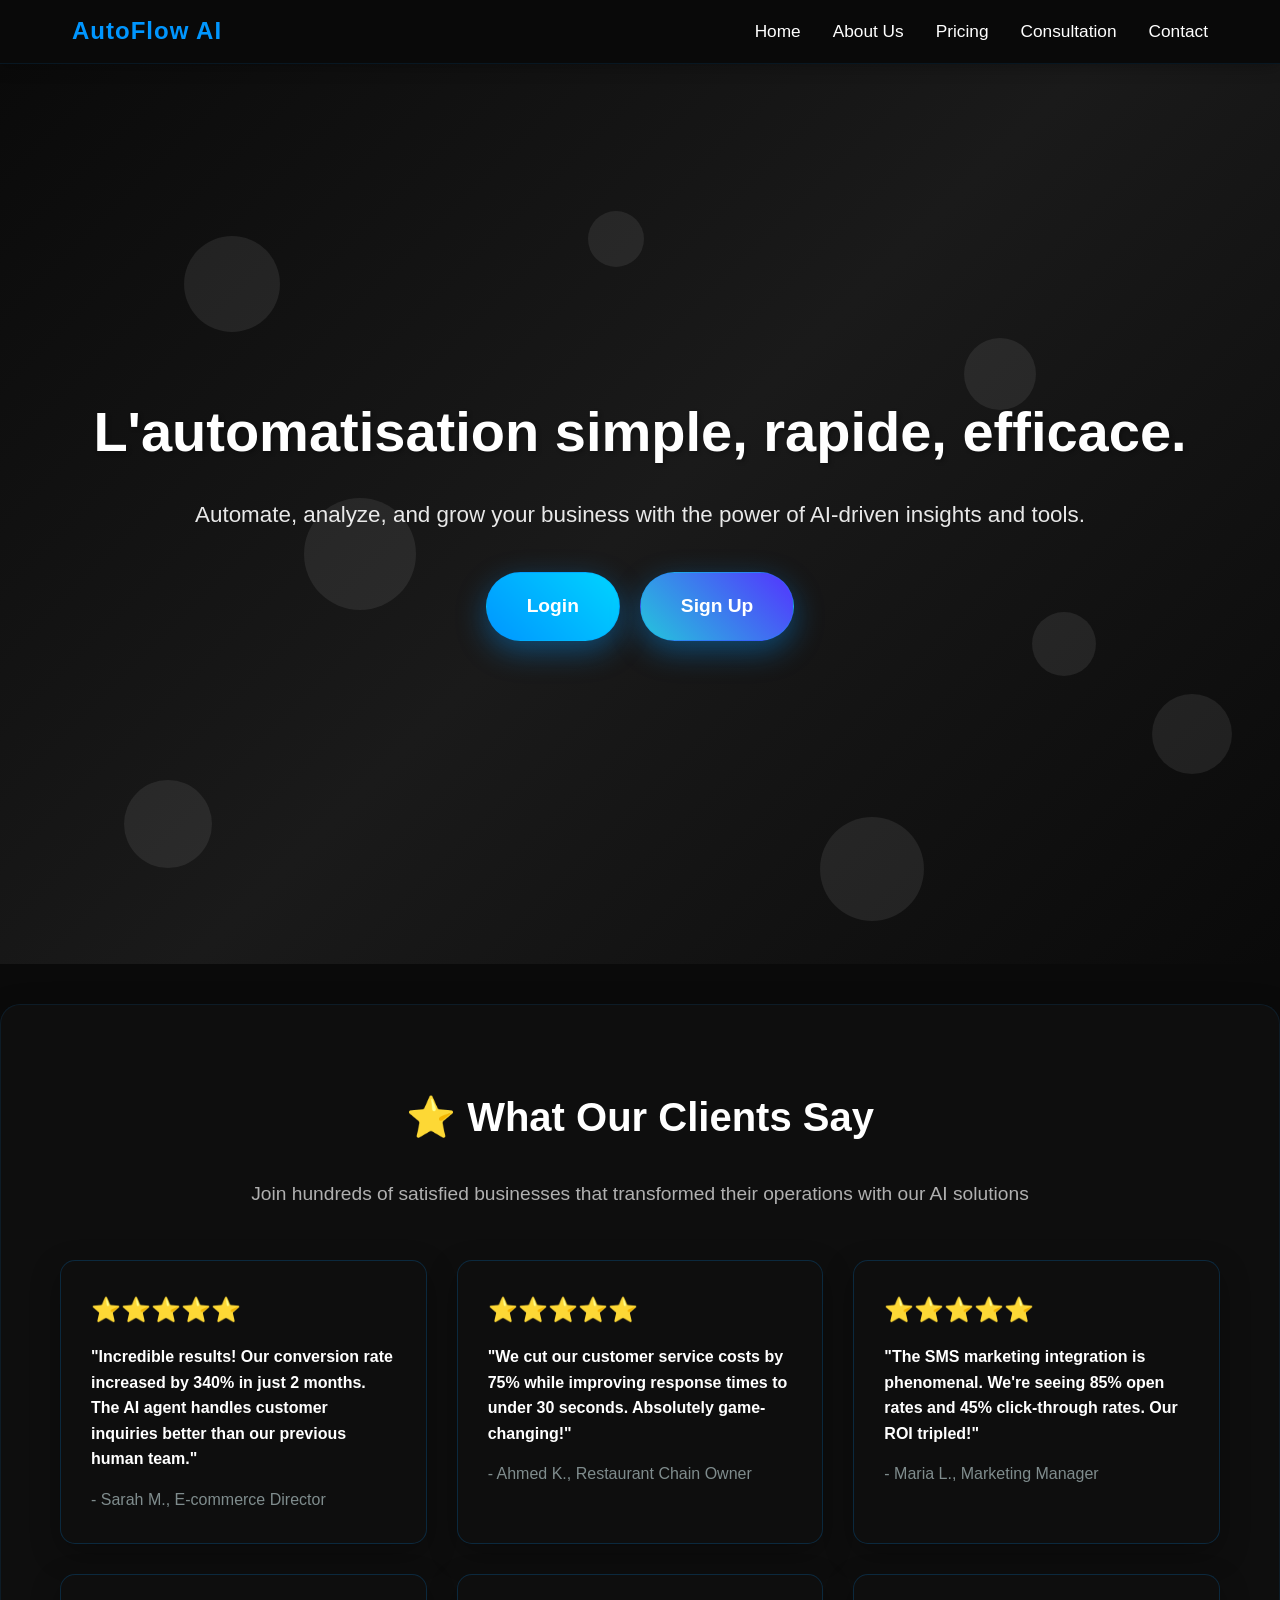
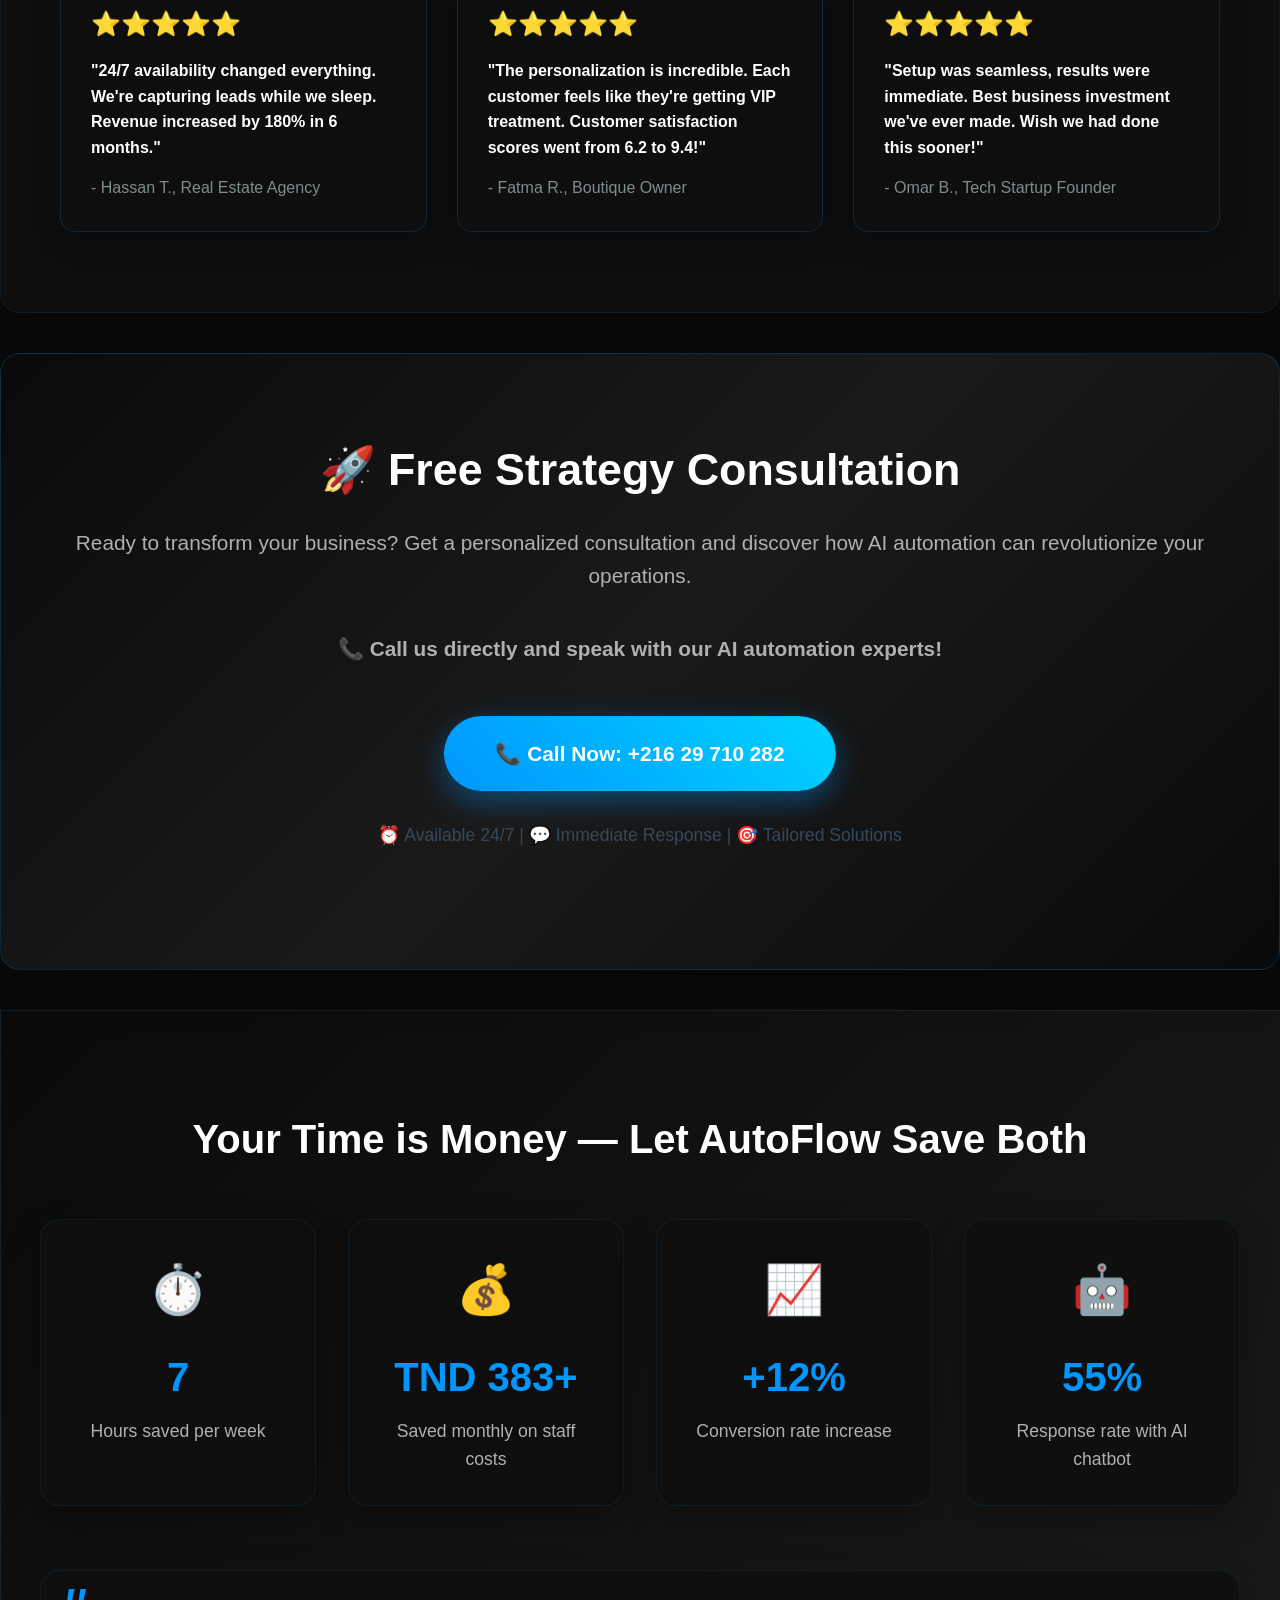
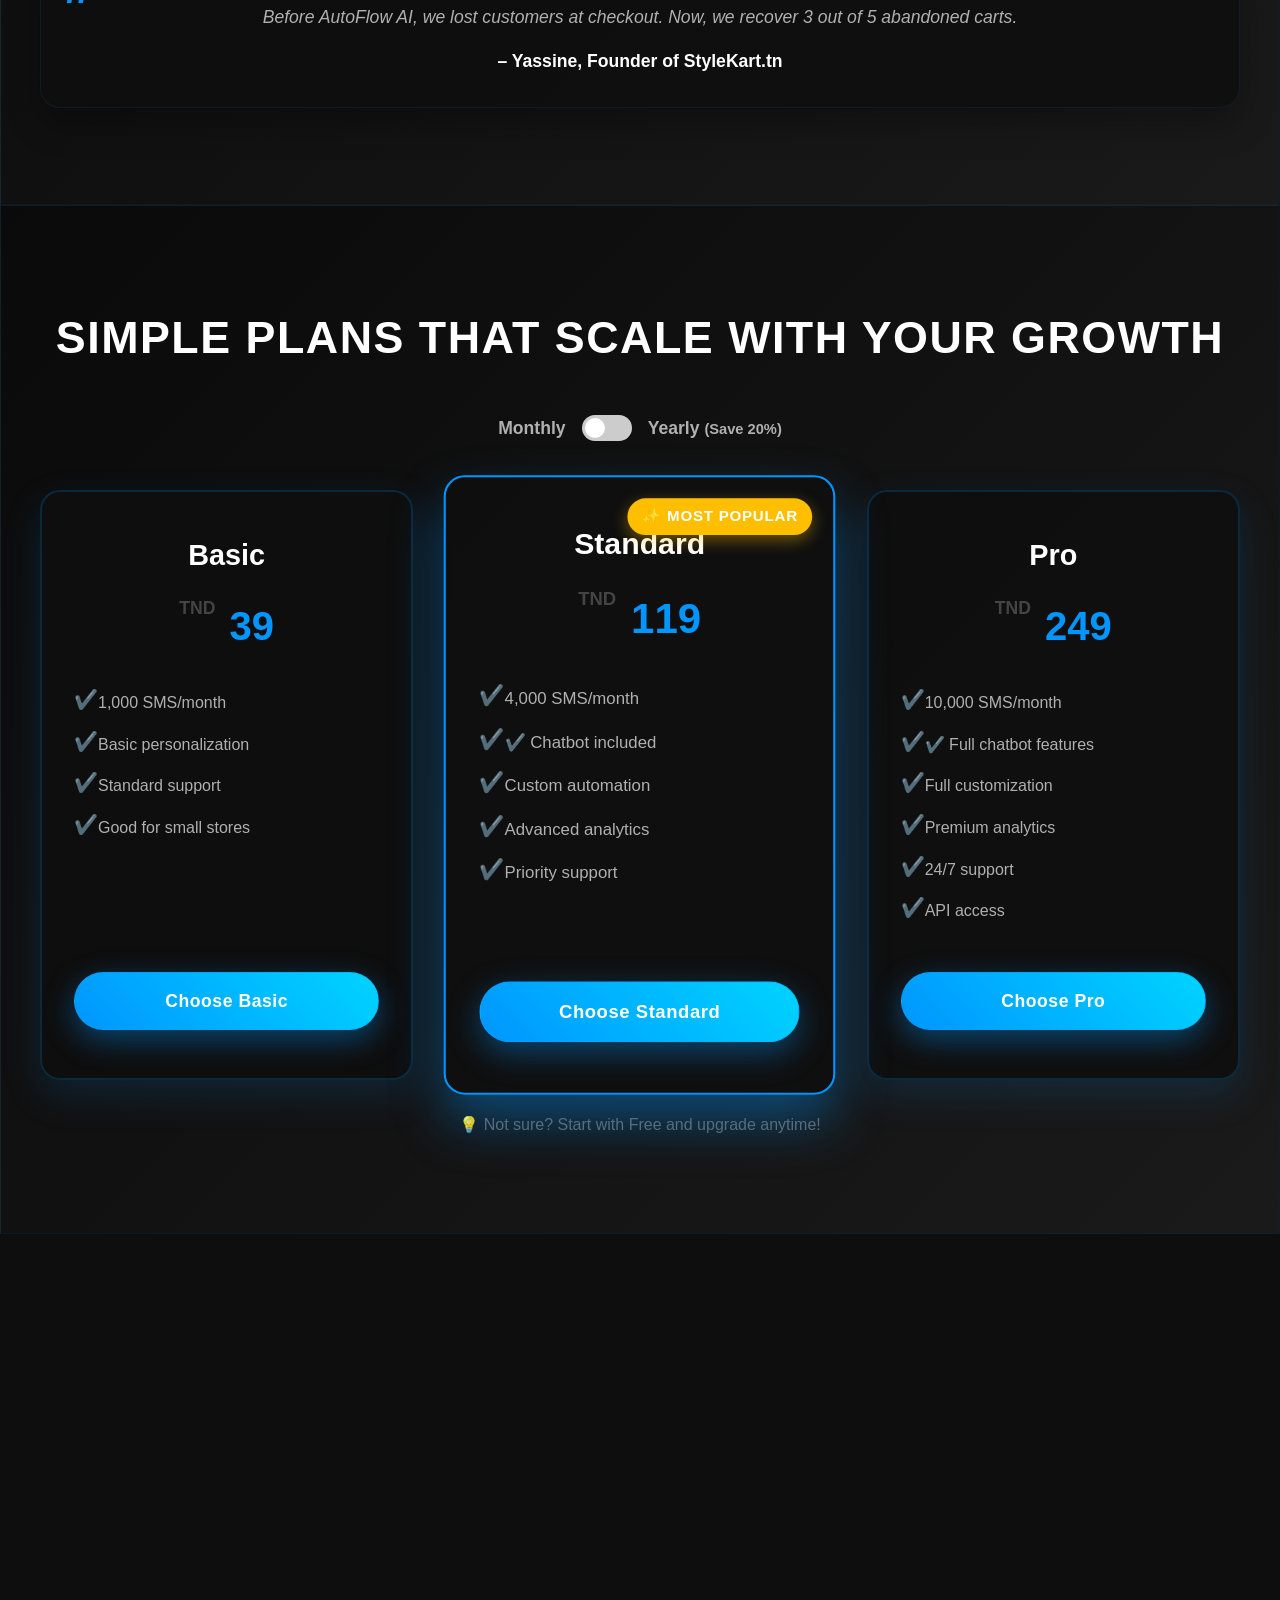
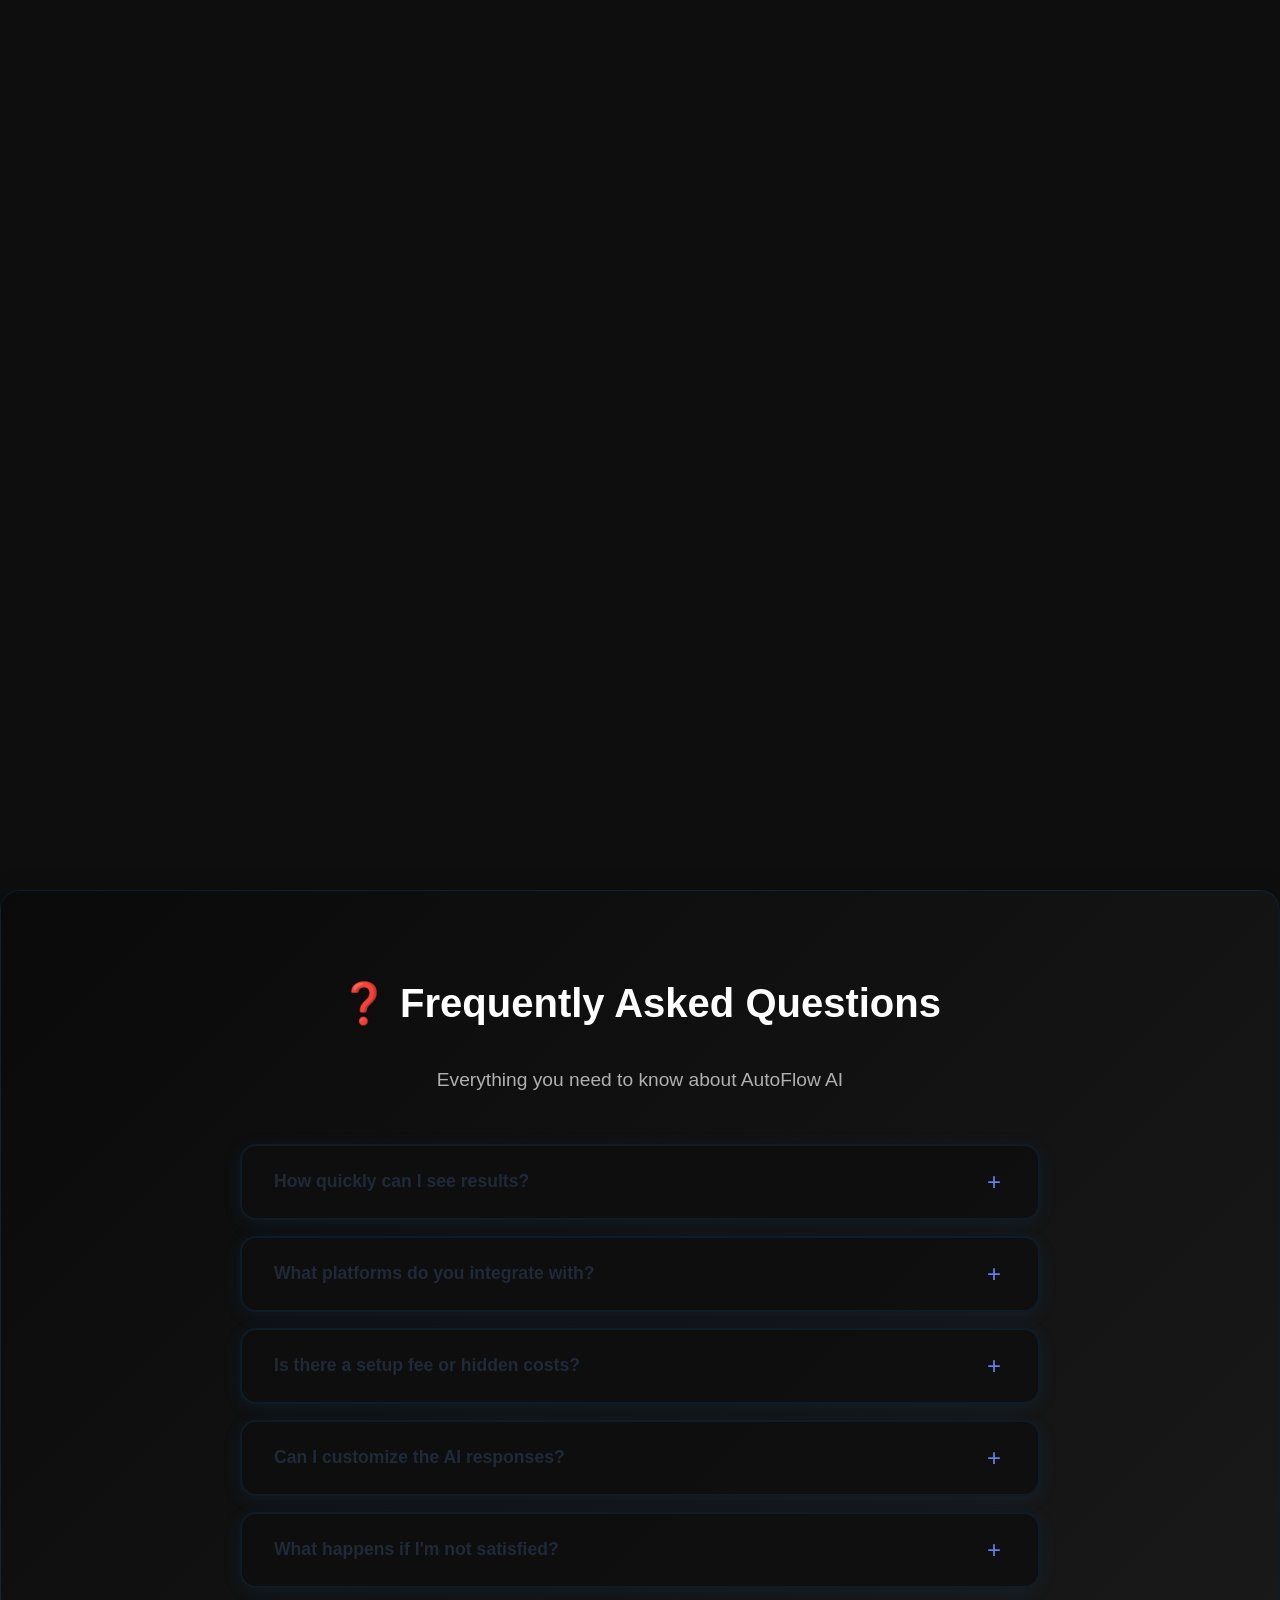
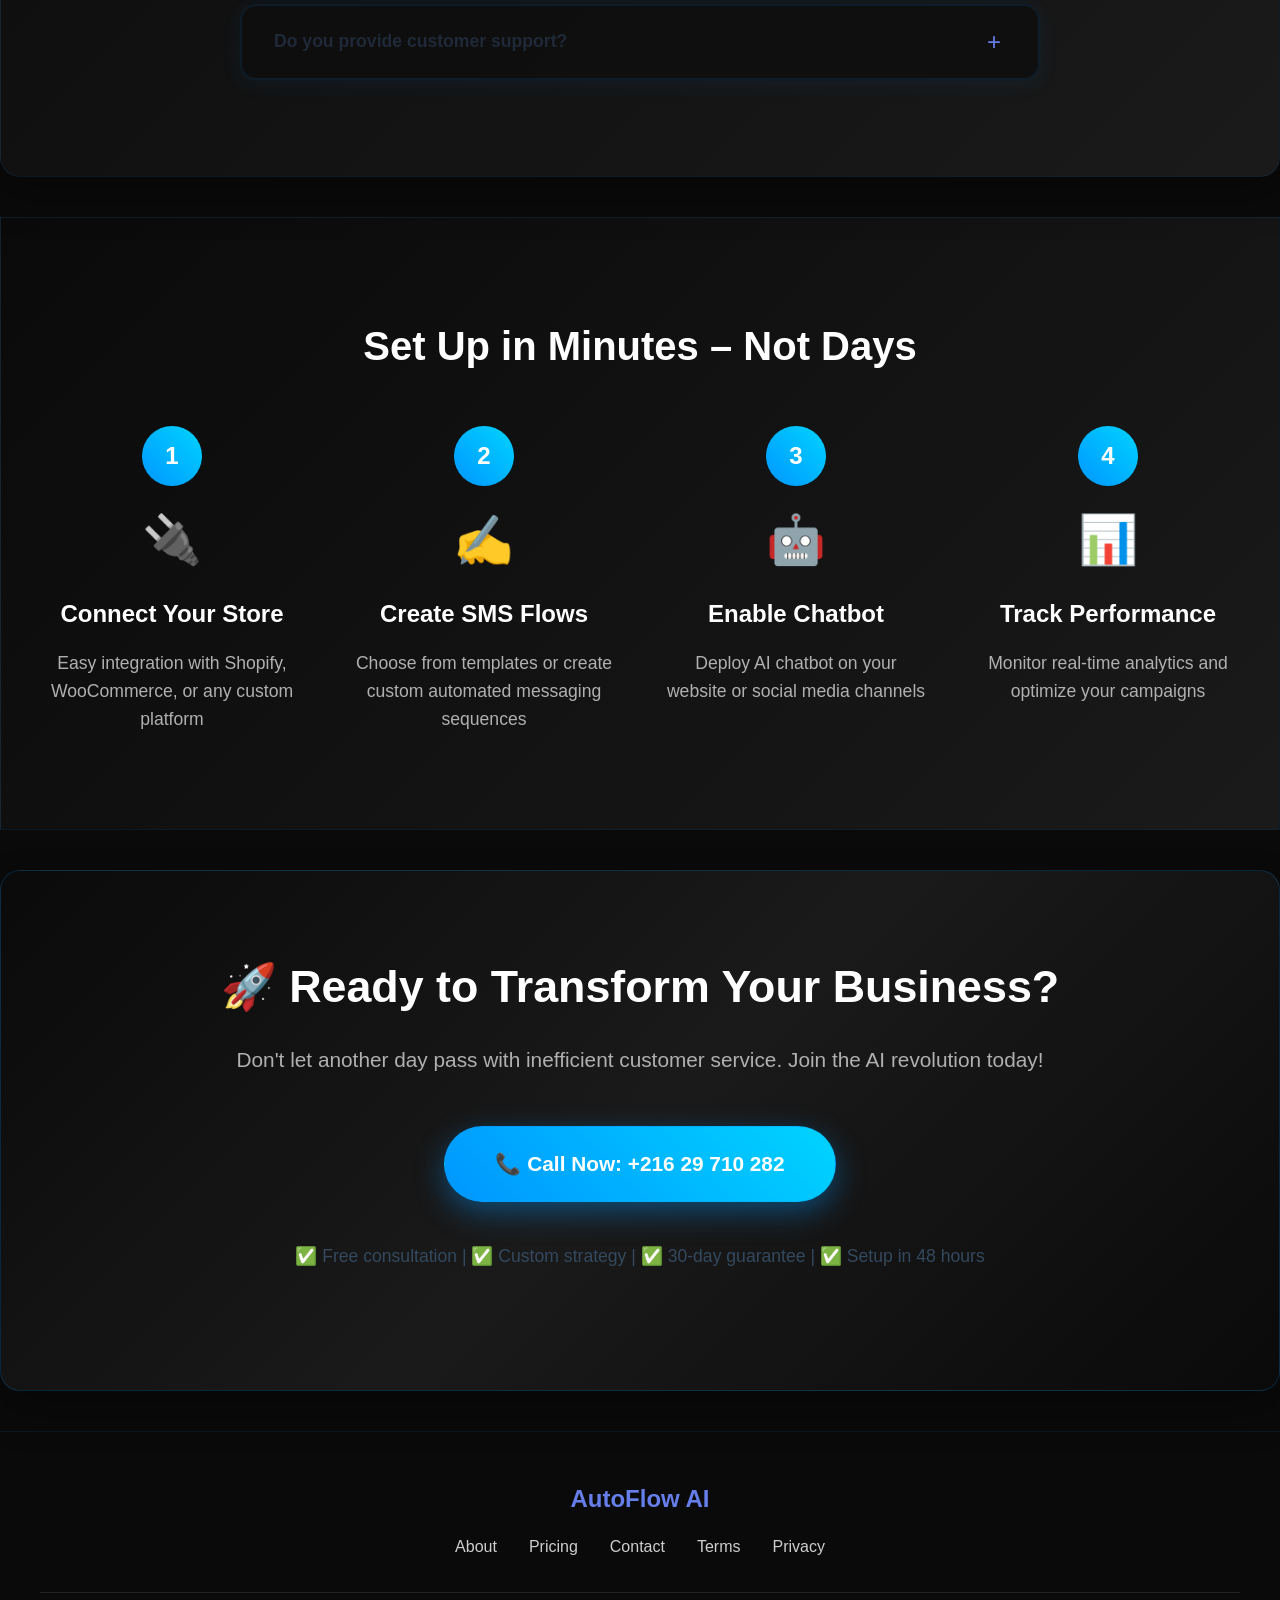
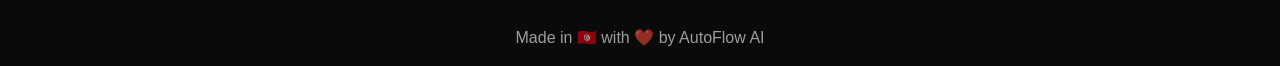
<file: src/pages/index.html>
<!DOCTYPE html>
<html lang="en">

<head>
    <meta charset="UTF-8">
    <meta name="viewport" content="width=device-width, initial-scale=1.0">
    <title>AutoFlow AI - Supercharge Your E-commerce</title>
    <style>
        * {
            margin: 0;
            padding: 0;
            box-sizing: border-box;
        }

        body {
            font-family: 'Segoe UI', Tahoma, Geneva, Verdana, sans-serif;
            line-height: 1.6;
            color: #ffffff;
            background: #0a0a0a;
            padding-top: 64px;
        }

        .container {
            max-width: 1200px;
            margin: 0 auto;
            padding: 0 20px;
        }

        .section {
            padding: 80px 0;
            margin: 40px 0;
            background: rgba(15, 15, 15, 0.95);
            backdrop-filter: blur(10px);
            border-radius: 20px;
            box-shadow: 0 20px 40px rgba(0, 0, 0, 0.3);
            border: 1px solid rgba(0, 150, 255, 0.1);
        }

        /* Hero Section */
        .hero {
            color: white;
            text-align: center;
            min-height: 100vh;
            height: 100dvh;
            margin: 0;
            border-radius: 0;
            position: relative;
            overflow: hidden;
            background: linear-gradient(135deg, #0a0a0a 0%, #1a1a1a 50%, #0a0a0a 100%);
            display: flex;
            flex-direction: column;
            justify-content: center;
            align-items: center;
            padding: 0;
        }



        .hero-content {
            position: relative;
            z-index: 1;
        }

        /* Optical Blobs */
        .optical-waves {
            position: absolute;
            top: 0;
            left: 0;
            width: 100%;
            height: 100%;
            pointer-events: none;
            z-index: 0;
            overflow: hidden;
        }

        .blob {
            position: absolute;
            width: 80px;
            height: 80px;
            background: rgba(255, 255, 255, 0.08);
            border-radius: 50%;
            transition: all 0.4s cubic-bezier(0.4, 0, 0.2, 1);
            cursor: pointer;
            pointer-events: auto;
            transform-origin: center;
            overflow: visible;
        }

        .blob::before {
            content: '';
            position: absolute;
            top: 0;
            left: 0;
            width: 100%;
            height: 100%;
            background: radial-gradient(circle, rgba(0, 150, 255, 0.8) 0%, rgba(0, 150, 255, 0.4) 50%, transparent 100%);
            border-radius: 50%;
            opacity: 0;
            transition: opacity 0.4s ease;
        }

        .blob::after {
            content: '';
            position: absolute;
            top: -10px;
            left: -10px;
            width: 100px;
            height: 100px;
            background: radial-gradient(ellipse at center, rgba(0, 150, 255, 0.6) 0%, transparent 70%);
            border-radius: 50%;
            opacity: 0;
            transition: opacity 0.4s ease;
        }

        /* Blob positions and animations */
        .blob[data-blob="1"] {
            left: 15%;
            top: 20%;
            transform: scale(1.2);
            animation: float1 8s ease-in-out infinite;
            --original-scale: 1.2;
        }

        .blob[data-blob="2"] {
            left: 75%;
            top: 30%;
            transform: scale(0.9);
            animation: float2 10s ease-in-out infinite;
            --original-scale: 0.9;
        }

        .blob[data-blob="3"] {
            left: 25%;
            top: 50%;
            transform: scale(1.4);
            animation: float3 12s ease-in-out infinite;
            --original-scale: 1.4;
        }

        .blob[data-blob="4"] {
            left: 80%;
            top: 60%;
            transform: scale(0.8);
            animation: float4 9s ease-in-out infinite;
            --original-scale: 0.8;
        }

        .blob[data-blob="5"] {
            left: 10%;
            top: 80%;
            transform: scale(1.1);
            animation: float5 11s ease-in-out infinite;
            --original-scale: 1.1;
        }

        .blob[data-blob="6"] {
            left: 65%;
            top: 85%;
            transform: scale(1.3);
            animation: float6 7s ease-in-out infinite;
            --original-scale: 1.3;
        }

        .blob[data-blob="7"] {
            left: 45%;
            top: 15%;
            transform: scale(0.7);
            animation: float7 13s ease-in-out infinite;
            --original-scale: 0.7;
        }

        .blob[data-blob="8"] {
            left: 90%;
            top: 70%;
            transform: scale(1.0);
            animation: float8 6s ease-in-out infinite;
            --original-scale: 1.0;
        }

        /* Hover Effects */
        .blob:hover {
            background: rgba(0, 150, 255, 0.9);
            box-shadow:
                0 0 25px rgba(0, 150, 255, 0.8),
                0 0 35px rgba(0, 150, 255, 0.6),
                0 0 45px rgba(0, 150, 255, 0.4);
            transform: scale(1.5);
        }

        .blob:hover::before {
            opacity: 1;
        }

        .blob:hover::after {
            opacity: 1;
        }

        /* Floating animations */
        @keyframes float1 {

            0%,
            100% {
                transform: scale(1.2) translateY(0px);
            }

            50% {
                transform: scale(1.2) translateY(-20px);
            }
        }

        @keyframes float2 {

            0%,
            100% {
                transform: scale(0.9) translateY(0px);
            }

            50% {
                transform: scale(0.9) translateY(15px);
            }
        }

        @keyframes float3 {

            0%,
            100% {
                transform: scale(1.4) translateY(0px);
            }

            50% {
                transform: scale(1.4) translateY(-25px);
            }
        }

        @keyframes float4 {

            0%,
            100% {
                transform: scale(0.8) translateY(0px);
            }

            50% {
                transform: scale(0.8) translateY(10px);
            }
        }

        @keyframes float5 {

            0%,
            100% {
                transform: scale(1.1) translateY(0px);
            }

            50% {
                transform: scale(1.1) translateY(-30px);
            }
        }

        @keyframes float6 {

            0%,
            100% {
                transform: scale(1.3) translateY(0px);
            }

            50% {
                transform: scale(1.3) translateY(20px);
            }
        }

        @keyframes float7 {

            0%,
            100% {
                transform: scale(0.7) translateY(0px);
            }

            50% {
                transform: scale(0.7) translateY(-15px);
            }
        }

        @keyframes float8 {

            0%,
            100% {
                transform: scale(1.0) translateY(0px);
            }

            50% {
                transform: scale(1.0) translateY(25px);
            }
        }



        .hero-buttons {
            margin-top: 40px;
            display: flex;
            gap: 20px;
            justify-content: center;
            flex-wrap: wrap;
        }

        .cta-button-secondary {
            background: linear-gradient(45deg, #24c6dc, #5433ff) !important;
        }

        @media (max-width: 700px) {
            .hero {
                min-height: 90vh;
                height: 90dvh;
                padding: 0;
            }
        }

        .hero h1 {
            font-size: 3.5rem;
            margin-bottom: 20px;
            text-shadow: 2px 2px 4px rgba(0, 0, 0, 0.3);
        }

        .hero p {
            font-size: 1.4rem;
            margin-bottom: 40px;
            opacity: 0.9;
        }

        .cta-button {
            display: inline-block;
            background: linear-gradient(45deg, #0096ff, #00d4ff);
            color: white;
            padding: 18px 40px;
            text-decoration: none;
            border-radius: 50px;
            font-size: 1.2rem;
            font-weight: bold;
            transition: all 0.3s ease;
            box-shadow: 0 10px 30px rgba(0, 150, 255, 0.4);
            animation: pulse 2s infinite;
            border: 1px solid rgba(0, 150, 255, 0.3);
        }

        .cta-button:hover {
            transform: translateY(-3px);
            box-shadow: 0 15px 40px rgba(0, 150, 255, 0.6);
            border-color: rgba(0, 150, 255, 0.6);
        }

        .consultation-section {
            background: linear-gradient(135deg, #0a0a0a 0%, #1a1a1a 50%, #0a0a0a 100%);
            text-align: center;
            color: #ffffff;
            border: 1px solid rgba(0, 150, 255, 0.2);
        }

        .consultation-section h2 {
            font-size: 2.8rem;
            margin-bottom: 20px;
            color: #ffffff;
        }

        .consultation-section p {
            font-size: 1.3rem;
            margin-bottom: 40px;
            color: #b0b0b0;
        }

        .call-button {
            display: inline-block;
            background: linear-gradient(45deg, #0096ff, #00d4ff);
            color: white;
            padding: 20px 50px;
            text-decoration: none;
            border-radius: 50px;
            font-size: 1.3rem;
            font-weight: bold;
            transition: all 0.3s ease;
            box-shadow: 0 10px 30px rgba(0, 150, 255, 0.4);
            margin: 10px;
            border: 1px solid rgba(0, 150, 255, 0.3);
        }

        .call-button:hover {
            transform: translateY(-3px);
            box-shadow: 0 15px 40px rgba(0, 150, 255, 0.6);
            border-color: rgba(0, 150, 255, 0.6);
        }



        .reviews-grid {
            display: grid;
            grid-template-columns: repeat(auto-fit, minmax(300px, 1fr));
            gap: 30px;
            margin-top: 50px;
        }

        .review-card {
            background: rgba(15, 15, 15, 0.9);
            padding: 30px;
            border-radius: 15px;
            box-shadow: 0 10px 30px rgba(0, 0, 0, 0.3);
            transition: transform 0.3s ease;
            border: 1px solid rgba(0, 150, 255, 0.2);
            color: #ffffff;
        }

        .review-card:hover {
            transform: translateY(-5px);
            border-color: rgba(0, 150, 255, 0.4);
            box-shadow: 0 15px 40px rgba(0, 150, 255, 0.1);
        }

        .stars {
            color: #f39c12;
            font-size: 1.5rem;
            margin-bottom: 15px;
        }





        /* Stats Section */
        .stats-section {
            padding: 6rem 2rem;
            background: linear-gradient(135deg, #0a0a0a 0%, #1a1a1a 100%);
            border: 1px solid rgba(0, 150, 255, 0.1);
        }

        .stats-container {
            max-width: 1200px;
            margin: 0 auto;
            text-align: center;
        }

        .stats-title {
            font-size: 2.5rem;
            font-weight: 700;
            margin-bottom: 3rem;
            color: #ffffff;
        }

        .stats-grid {
            display: grid;
            grid-template-columns: repeat(auto-fit, minmax(250px, 1fr));
            gap: 2rem;
            margin-bottom: 4rem;
        }

        .stat-card {
            background: rgba(15, 15, 15, 0.9);
            padding: 2rem;
            border-radius: 20px;
            box-shadow: 0 15px 35px rgba(0, 0, 0, 0.3);
            transition: transform 0.3s ease;
            border: 1px solid rgba(0, 150, 255, 0.1);
            color: #ffffff;
        }

        .stat-card:hover {
            transform: translateY(-10px);
            border-color: rgba(0, 150, 255, 0.3);
            box-shadow: 0 20px 40px rgba(0, 150, 255, 0.1);
        }

        .stat-icon {
            font-size: 3rem;
            margin-bottom: 1rem;
        }

        h2 {
            font-size: 2.5rem;
            margin-bottom: 30px;
            color: #ffffff;
            text-align: center;
        }

        .section-subtitle {
            font-size: 1.2rem;
            text-align: center;
            color: #b0b0b0;
            margin-bottom: 40px;
        }

        .stat-number {
            font-size: 2.5rem;
            font-weight: 800;
            color: #0096ff;
            margin-bottom: 0.5rem;
        }

        .stat-label {
            font-size: 1.1rem;
            color: #b0b0b0;
        }

        .testimonial {
            background: rgba(15, 15, 15, 0.9);
            padding: 2rem;
            border-radius: 20px;
            box-shadow: 0 15px 35px rgba(0, 0, 0, 0.3);
            font-style: italic;
            font-size: 1.1rem;
            color: #b0b0b0;
            position: relative;
            border: 1px solid rgba(0, 150, 255, 0.1);
        }

        .testimonial::before {
            content: '"';
            font-size: 4rem;
            color: #0096ff;
            position: absolute;
            top: -10px;
            left: 20px;
        }

        .testimonial-author {
            margin-top: 1rem;
            font-weight: 600;
            color: #ffffff;
            font-style: normal;
        }

        /* Toggle Switch */
        .toggle-container {
            display: flex;
            align-items: center;
            justify-content: center;
            gap: 1rem;
            margin-bottom: 2rem;
            font-size: 1rem;
        }

        .switch {
            position: relative;
            display: inline-block;
            width: 50px;
            height: 24px;
        }

        .switch input {
            opacity: 0;
            width: 0;
            height: 0;
        }

        .slider {
            position: absolute;
            cursor: pointer;
            background-color: #ccc;
            border-radius: 34px;
            top: 0;
            left: 0;
            right: 0;
            bottom: 0;
            transition: 0.4s;
        }

        .slider::before {
            content: "";
            position: absolute;
            height: 18px;
            width: 18px;
            border-radius: 50%;
            left: 3px;
            bottom: 3px;
            background-color: white;
            transition: 0.4s;
        }

        input:checked+.slider {
            background-color: #667eea;
        }

        input:checked+.slider::before {
            transform: translateX(26px);
        }

        /* Active Plan Effect */
        .pricing-card.active {
            border-color: #00e0b4;
            box-shadow: 0 0 20px rgba(0, 224, 180, 0.4);
        }

        /* Featured stays distinct */
        .pricing-card.featured.active {
            border-color: #ffcc00;
            box-shadow: 0 0 25px rgba(255, 204, 0, 0.4);
        }

        /* How It Works Section */
        .how-it-works {
            padding: 6rem 2rem;
            background: linear-gradient(135deg, #0a0a0a, #1a1a1a);
            border: 1px solid rgba(0, 150, 255, 0.1);
        }

        .how-it-works-container {
            max-width: 1200px;
            margin: 0 auto;
            text-align: center;
        }

        .how-it-works-title {
            font-size: 2.5rem;
            font-weight: 700;
            margin-bottom: 3rem;
            color: #ffffff;
        }

        .steps-grid {
            display: grid;
            grid-template-columns: repeat(auto-fit, minmax(250px, 1fr));
            gap: 3rem;
        }

        .step-card {
            position: relative;
        }

        .step-number {
            width: 60px;
            height: 60px;
            background: linear-gradient(45deg, #0096ff, #00d4ff);
            color: white;
            border-radius: 50%;
            display: flex;
            align-items: center;
            justify-content: center;
            font-size: 1.5rem;
            font-weight: 700;
            margin: 0 auto 1rem;
        }

        .step-icon {
            font-size: 3rem;
            margin-bottom: 1rem;
        }

        .step-title {
            font-size: 1.5rem;
            font-weight: 600;
            margin-bottom: 1rem;
            color: #ffffff;
        }

        .step-description {
            color: #b0b0b0;
            font-size: 1.1rem;
        }

        /* Footer */
        .footer {
            background: #0a0a0a;
            color: white;
            padding: 3rem 2rem 1rem;
            text-align: center;
            border-top: 1px solid rgba(0, 150, 255, 0.1);
        }

        .footer-content {
            max-width: 1200px;
            margin: 0 auto;
        }

        .footer-brand {
            font-size: 1.5rem;
            font-weight: 700;
            margin-bottom: 1rem;
            color: #667eea;
        }

        .footer-links {
            display: flex;
            justify-content: center;
            gap: 2rem;
            margin-bottom: 2rem;
            flex-wrap: wrap;
        }

        .footer-links a {
            color: rgba(255, 255, 255, 0.8);
            text-decoration: none;
            transition: color 0.3s ease;
        }

        .footer-links a:hover {
            color: #667eea;
        }

        .footer-copyright {
            padding-top: 2rem;
            border-top: 1px solid rgba(255, 255, 255, 0.1);
            color: rgba(255, 255, 255, 0.6);
        }

        /* Animations */
        @keyframes float {

            0%,
            100% {
                transform: translateY(0px);
            }

            50% {
                transform: translateY(-20px);
            }
        }



        @keyframes pulse {

            0%,
            100% {
                transform: scale(1);
            }

            50% {
                transform: scale(1.05);
            }
        }





        /* Responsive Design */
        @media (max-width: 768px) {
            .hero-content {
                grid-template-columns: 1fr;
                text-align: center;
            }

            .hero-text h1 {
                font-size: 2.5rem;
            }

            .phone-mockup {
                width: 200px;
                height: 400px;
                position: relative;
                margin: 2rem auto;
            }

            .conversion-badge {
                position: relative;
                top: 0;
                left: 0;
                margin: 1rem auto;
            }

            .stats-grid {
                grid-template-columns: 1fr;
            }

            .pricing-grid {
                grid-template-columns: 1fr;
            }

            .steps-grid {
                grid-template-columns: 1fr;
            }
        }

        .pricing-section {
            padding: 6rem 2rem;
            background: linear-gradient(135deg, #0a0a0a, #1a1a1a);
            text-align: center;
            font-family: 'Poppins', sans-serif;
            border: 1px solid rgba(0, 150, 255, 0.1);
        }

        .pricing-container {
            max-width: 1200px;
            margin: 0 auto;
        }

        .pricing-title {
            font-size: 2.8rem;
            font-weight: 800;
            color: #ffffff;
            margin-bottom: 2.5rem;
            text-transform: uppercase;
            letter-spacing: 1.5px;
        }

        .toggle-container {
            display: inline-flex;
            align-items: center;
            gap: 1rem;
            margin-bottom: 3rem;
            justify-content: center;
            font-weight: 600;
            color: #b0b0b0;
        }

        .toggle-label {
            font-size: 1.1rem;
            user-select: none;
        }

        /* Toggle Switch */
        .switch {
            position: relative;
            display: inline-block;
            width: 50px;
            height: 26px;
        }

        .switch input {
            opacity: 0;
            width: 0;
            height: 0;
            cursor: pointer;
        }

        .slider {
            position: absolute;
            cursor: pointer;
            top: 0;
            left: 0;
            right: 0;
            bottom: 0;
            background-color: #ccc;
            border-radius: 30px;
            transition: 0.4s;
        }

        .slider::before {
            position: absolute;
            content: "";
            height: 20px;
            width: 20px;
            left: 3px;
            bottom: 3px;
            background-color: white;
            border-radius: 50%;
            transition: 0.4s;
        }

        input:checked+.slider {
            background-color: #667eea;
        }

        input:checked+.slider::before {
            transform: translateX(24px);
        }

        /* Pricing Grid */
        .pricing-grid {
            display: grid;
            grid-template-columns: repeat(auto-fit, minmax(280px, 1fr));
            gap: 2.5rem;
        }

        /* Pricing Card */
        .pricing-card {
            background: rgba(15, 15, 15, 0.9);
            padding: 2.5rem 2rem 3rem;
            border-radius: 20px;
            box-shadow: 0 15px 40px rgba(0, 150, 255, 0.15);
            transition: all 0.3s ease;
            position: relative;
            cursor: pointer;
            border: 2px solid rgba(0, 150, 255, 0.2);
            display: flex;
            flex-direction: column;
            justify-content: space-between;
            color: #ffffff;
        }

        .pricing-card:hover {
            border-color: #0096ff;
            box-shadow: 0 25px 50px rgba(0, 150, 255, 0.3);
            transform: translateY(-10px);
        }

        .pricing-card.featured {
            border-color: #0096ff;
            box-shadow: 0 25px 50px rgba(0, 150, 255, 0.4);
            transform: scale(1.05);
            z-index: 1;
        }

        .badge {
            position: absolute;
            top: 20px;
            right: 20px;
            background: #ffbf00;
            color: #fff;
            font-weight: 700;
            font-size: 0.9rem;
            padding: 6px 14px;
            border-radius: 30px;
            text-transform: uppercase;
            letter-spacing: 0.05em;
            box-shadow: 0 5px 15px rgba(255, 191, 0, 0.4);
        }

        .plan-name {
            font-size: 1.8rem;
            font-weight: 700;
            color: #ffffff;
            margin-bottom: 1rem;
        }

        .plan-price {
            font-size: 2.5rem;
            font-weight: 800;
            color: #0096ff;
            margin-bottom: 2rem;
        }

        .price-number {
            display: inline-block;
            transition: color 0.3s ease;
        }

        .price-number.animating {
            color: #4f46e5;
            transform: scale(1.1);
            transition: color 0.3s ease, transform 0.3s ease;
        }

        .currency {
            font-size: 1.1rem;
            font-weight: 600;
            vertical-align: top;
            margin-right: 3px;
            color: #444;
        }

        .plan-features {
            list-style: none;
            padding-left: 0;
            margin-bottom: 2rem;
            text-align: left;
            flex-grow: 1;
        }

        .plan-features li {
            margin-bottom: 1rem;
            font-size: 1rem;
            color: #b0b0b0;
            position: relative;
            padding-left: 24px;
        }

        .plan-features li::before {
            content: "✔️";
            position: absolute;
            left: 0;
            top: 0;
            font-size: 1.2rem;
            line-height: 1;
            color: #0096ff;
        }

        /* Button */
        .plan-button {
            background: linear-gradient(45deg, #0096ff, #00d4ff);
            color: white;
            font-weight: 700;
            padding: 14px 0;
            border-radius: 50px;
            text-align: center;
            cursor: pointer;
            transition: all 0.3s ease;
            font-size: 1.1rem;
            letter-spacing: 0.03em;
            user-select: none;
            display: block;
            text-decoration: none;
            box-shadow: 0 10px 30px rgba(0, 150, 255, 0.4);
            border: 1px solid rgba(0, 150, 255, 0.3);
        }

        .plan-button:hover {
            background: linear-gradient(45deg, #0080ff, #00b3ff);
            box-shadow: 0 15px 40px rgba(0, 150, 255, 0.6);
            border-color: rgba(0, 150, 255, 0.6);
        }

        /* Active Card Style */
        .pricing-card.active {
            border-color: #00e0b4;
            box-shadow: 0 0 20px rgba(0, 224, 180, 0.4);
        }

        .expected-results {
            padding: 60px 0;
            text-align: center;
        }

        .results-grid {
            display: grid;
            grid-template-columns: repeat(auto-fit, minmax(260px, 1fr));
            gap: 30px;
            margin-top: 40px;
        }

        .result-card {
            background: rgba(15, 15, 15, 0.9);
            padding: 25px;
            border-radius: 12px;
            box-shadow: 0 4px 12px rgba(0, 0, 0, 0.3);
            text-align: center;
            border: 1px solid rgba(0, 150, 255, 0.1);
            color: #ffffff;
        }

        .result-number {
            font-size: 2.5rem;
            font-weight: bold;
            color: #0096ff;
            margin-bottom: 10px;
        }

        .result-card h3 {
            font-size: 1.25rem;
            margin-bottom: 10px;
            color: #ffffff;
        }

        .result-card p {
            color: #b0b0b0;
            font-size: 0.95rem;
        }

        .guarantee-box {
            background: linear-gradient(135deg, #0096ff, #00d4ff);
            color: white;
            padding: 40px 30px;
            border-radius: 15px;
            margin-top: 60px;
            border: 1px solid rgba(0, 150, 255, 0.3);
        }

        .guarantee-box h3 {
            font-size: 1.8rem;
            margin-bottom: 15px;
        }

        .guarantee-box p {
            font-size: 1.2rem;
            margin: 0 auto;
            max-width: 700px;
        }

        /* Responsive */
        @media (max-width: 600px) {
            .pricing-title {
                font-size: 2rem;
            }

            .pricing-grid {
                grid-template-columns: 1fr;
            }

            .toggle-container {
                flex-direction: column;
                gap: 0.5rem;
            }
        }

        /* Blur-in animation for hero h1 */
        .blur-animate-word {
            display: inline-block;
            opacity: 0;
            filter: blur(10px);
            transform: translateY(-50px);
            transition: opacity 0.6s cubic-bezier(.4, 2, .3, 1), filter 0.6s cubic-bezier(.4, 2, .3, 1), transform 0.6s cubic-bezier(.4, 2, .3, 1);
        }

        .blur-animate-word.visible {
            opacity: 1;
            filter: blur(0px);
            transform: translateY(0);
        }

        .top-nav {
            position: fixed;
            top: 0;
            left: 0;
            width: 100%;
            background: rgba(10, 10, 10, 0.98);
            box-shadow: 0 2px 16px rgba(0, 0, 0, 0.3);
            z-index: 1000;
            height: 64px;
            display: flex;
            align-items: center;
            border-bottom: 1px solid rgba(0, 150, 255, 0.1);
        }

        .nav-container {
            max-width: 1200px;
            margin: 0 auto;
            width: 100%;
            display: flex;
            align-items: center;
            justify-content: space-between;
            padding: 0 32px;
        }

        .nav-logo {
            font-size: 1.5rem;
            font-weight: bold;
            color: #0096ff;
            text-decoration: none;
            letter-spacing: 1px;
        }

        .nav-links {
            list-style: none;
            display: flex;
            gap: 2rem;
            margin: 0;
            padding: 0;
        }

        .nav-links li {
            display: inline-block;
        }

        .nav-links a {
            color: #fff;
            text-decoration: none;
            font-size: 1.08rem;
            font-weight: 500;
            padding: 8px 0;
            border-bottom: 2px solid transparent;
            transition: color 0.2s, border-color 0.2s;
        }

        .nav-links a:hover,
        .nav-links a:focus {
            color: #0096ff;
            border-bottom: 2px solid #0096ff;
        }

        @media (max-width: 700px) {
            .nav-container {
                padding: 0 10px;
            }

            .nav-links {
                gap: 1rem;
            }

            .nav-logo {
                font-size: 1.1rem;
            }
        }



        @media (max-width: 700px) {

            .ai-side,
            .human-side {
                font-size: 1.08rem;
                padding: 12px 8px;
            }
        }

        @media (max-width: 500px) {

            .ai-side,
            .human-side {
                font-size: 0.98rem;
                padding: 10px 4px;
            }
        }

        /* FAQ Accordion Styles */
        .faq-section {
            background: linear-gradient(135deg, #0a0a0a 0%, #1a1a1a 100%);
            border: 1px solid rgba(0, 150, 255, 0.1);
        }

        .accordion-container {
            max-width: 800px;
            margin: 0 auto;
            margin-top: 3rem;
        }

        .accordion-item {
            background: rgba(15, 15, 15, 0.9);
            border-radius: 16px;
            margin-bottom: 1rem;
            box-shadow: 0 4px 20px rgba(0, 150, 255, 0.08);
            border: 2px solid rgba(0, 150, 255, 0.1);
            transition: all 0.3s cubic-bezier(0.4, 0, 0.2, 1);
            overflow: hidden;
        }

        .accordion-item:hover {
            border-color: rgba(0, 150, 255, 0.3);
            box-shadow: 0 8px 32px rgba(0, 150, 255, 0.12);
            transform: translateY(-2px);
        }

        .accordion-item.active {
            border-color: #0096ff;
            box-shadow: 0 8px 32px rgba(0, 150, 255, 0.2);
        }

        .accordion-header {
            width: 100%;
            padding: 1.5rem 2rem;
            background: none;
            border: none;
            text-align: left;
            cursor: pointer;
            display: flex;
            align-items: center;
            justify-content: space-between;
            font-family: inherit;
            font-size: 1.1rem;
            font-weight: 600;
            color: #1f2937;
            transition: all 0.3s ease;
            position: relative;
        }

        .accordion-header:hover {
            background: rgba(102, 126, 234, 0.02);
        }

        .accordion-header:focus {
            outline: none;
            background: rgba(102, 126, 234, 0.05);
        }

        .accordion-title {
            flex: 1;
            margin-right: 1rem;
        }

        .accordion-icon {
            font-size: 1.5rem;
            font-weight: 300;
            color: #667eea;
            transition: all 0.3s cubic-bezier(0.4, 0, 0.2, 1);
            line-height: 1;
            min-width: 24px;
            text-align: center;
        }

        .accordion-item.active .accordion-icon {
            transform: rotate(45deg);
            color: #4f46e5;
        }

        .accordion-content {
            max-height: 0;
            overflow: hidden;
            transition: max-height 0.4s cubic-bezier(0.4, 0, 0.2, 1);
        }

        .accordion-body {
            padding: 0 2rem 1.5rem 2rem;
            color: #6b7280;
            line-height: 1.6;
            font-size: 1rem;
        }

        .accordion-body p {
            margin: 0;
            padding: 0;
        }

        /* Responsive Design */
        @media (max-width: 768px) {
            .accordion-header {
                padding: 1.25rem 1.5rem;
                font-size: 1rem;
            }

            .accordion-body {
                padding: 0 1.5rem 1.25rem 1.5rem;
                font-size: 0.95rem;
            }

            .accordion-icon {
                font-size: 1.25rem;
            }
        }

        @media (max-width: 480px) {
            .accordion-header {
                padding: 1rem 1.25rem;
                font-size: 0.95rem;
            }

            .accordion-body {
                padding: 0 1.25rem 1rem 1.25rem;
                font-size: 0.9rem;
            }
        }

        /* Button & Input Animations */
        .cta-button,
        .plan-button,
        .button,
        .call-button {
            transition: background 0.2s, box-shadow 0.2s, transform 0.18s cubic-bezier(.4, 1.4, .3, 1);
        }

        .cta-button:hover,
        .plan-button:hover,
        .button:hover,
        .call-button:hover {
            transform: scale(1.04) translateY(-2px);
            box-shadow: 0 12px 32px rgba(59, 130, 246, 0.13);
        }

        input[type="email"],
        input[type="password"],
        input[type="text"],
        input[type="number"],
        textarea {
            transition: border 0.2s, box-shadow 0.2s, background 0.2s, transform 0.18s cubic-bezier(.4, 1.4, .3, 1);
        }

        input:focus,
        textarea:focus {
            box-shadow: 0 4px 16px rgba(59, 130, 246, 0.10);
            transform: scale(1.025);
        }
    </style>
</head>

<body>
    <!-- Top Navigation Bar -->
    <nav class="top-nav">
        <div class="nav-container">
            <a href="#home" class="nav-logo">AutoFlow AI</a>
            <ul class="nav-links">
                <li><a href="#home">Home</a></li>
                <li><a href="#about">About Us</a></li>
                <li><a href="#pricing">Pricing</a></li>
                <li><a href="#consultation">Consultation</a></li>
                <li><a href="#contact">Contact</a></li>
            </ul>
        </div>
    </nav>

    <!-- Hero Section -->
    <section class="hero">
        <div class="optical-waves">
            <div class="blob" data-blob="1"></div>
            <div class="blob" data-blob="2"></div>
            <div class="blob" data-blob="3"></div>
            <div class="blob" data-blob="4"></div>
            <div class="blob" data-blob="5"></div>
            <div class="blob" data-blob="6"></div>
            <div class="blob" data-blob="7"></div>
            <div class="blob" data-blob="8"></div>
        </div>
        <div class="container hero-content">
            <h1 id="hero-animated-h1">L'automatisation simple, rapide, efficace.</h1>
            <p>Automate, analyze, and grow your business with the power of AI-driven insights and tools.</p>
            <div class="hero-buttons">
                <a href="login.html" class="cta-button">Login</a>
                <a href="signup.html" class="cta-button cta-button-secondary">Sign Up</a>
            </div>
        </div>
    </section>

    <!-- Client Reviews Section -->
    <section class="section">
        <div class="container">
            <h2>⭐ What Our Clients Say</h2>
            <p class="section-subtitle">Join hundreds of satisfied businesses that transformed their operations with our
                AI solutions</p>

            <div class="reviews-grid">
                <div class="review-card">
                    <div class="stars">⭐⭐⭐⭐⭐</div>
                    <p><strong>"Incredible results! Our conversion rate increased by 340% in just 2 months. The AI agent
                            handles customer inquiries better than our previous human team."</strong></p>
                    <p style="margin-top: 15px; color: #7f8c8d;">- Sarah M., E-commerce Director</p>
                </div>

                <div class="review-card">
                    <div class="stars">⭐⭐⭐⭐⭐</div>
                    <p><strong>"We cut our customer service costs by 75% while improving response times to under 30
                            seconds. Absolutely game-changing!"</strong></p>
                    <p style="margin-top: 15px; color: #7f8c8d;">- Ahmed K., Restaurant Chain Owner</p>
                </div>

                <div class="review-card">
                    <div class="stars">⭐⭐⭐⭐⭐</div>
                    <p><strong>"The SMS marketing integration is phenomenal. We're seeing 85% open rates and 45%
                            click-through rates. Our ROI tripled!"</strong></p>
                    <p style="margin-top: 15px; color: #7f8c8d;">- Maria L., Marketing Manager</p>
                </div>

                <div class="review-card">
                    <div class="stars">⭐⭐⭐⭐⭐</div>
                    <p><strong>"24/7 availability changed everything. We're capturing leads while we sleep. Revenue
                            increased by 180% in 6 months."</strong></p>
                    <p style="margin-top: 15px; color: #7f8c8d;">- Hassan T., Real Estate Agency</p>
                </div>

                <div class="review-card">
                    <div class="stars">⭐⭐⭐⭐⭐</div>
                    <p><strong>"The personalization is incredible. Each customer feels like they're getting VIP
                            treatment. Customer satisfaction scores went from 6.2 to 9.4!"</strong></p>
                    <p style="margin-top: 15px; color: #7f8c8d;">- Fatma R., Boutique Owner</p>
                </div>

                <div class="review-card">
                    <div class="stars">⭐⭐⭐⭐⭐</div>
                    <p><strong>"Setup was seamless, results were immediate. Best business investment we've ever made.
                            Wish we had done this sooner!"</strong></p>
                    <p style="margin-top: 15px; color: #7f8c8d;">- Omar B., Tech Startup Founder</p>
                </div>
            </div>
        </div>
    </section>

    <!-- Free Consultation Section -->
    <section id="consultation" class="section consultation-section">
        <div class="container">
            <h2>🚀 Free Strategy Consultation</h2>
            <p>Ready to transform your business? Get a personalized consultation and discover how AI automation can
                revolutionize your operations.</p>
            <p><strong>📞 Call us directly and speak with our AI automation experts!</strong></p>
            <a href="tel:+21629710282" class="call-button">📞 Call Now: +216 29 710 282</a>
            <p style="margin-top: 20px; font-size: 1.1rem; color: #34495e;">
                ⏰ Available 24/7 | 💬 Immediate Response | 🎯 Tailored Solutions
            </p>
        </div>
    </section>


    <!-- Stats Section -->
    <section class="stats-section">
        <div class="stats-container">
            <h2 class="stats-title">Your Time is Money — Let AutoFlow Save Both</h2>
            <div class="stats-grid">
                <div class="stat-card">
                    <div class="stat-icon">⏱️</div>
                    <div class="stat-number" data-target="12">0</div>
                    <div class="stat-label">Hours saved per week</div>
                </div>
                <div class="stat-card">
                    <div class="stat-icon">💰</div>
                    <div class="stat-number">TND <span data-target="650">0</span>+</div>
                    <div class="stat-label">Saved monthly on staff costs</div>
                </div>
                <div class="stat-card">
                    <div class="stat-icon">📈</div>
                    <div class="stat-number">+<span data-target="22">0</span>%</div>
                    <div class="stat-label">Conversion rate increase</div>
                </div>
                <div class="stat-card">
                    <div class="stat-icon">🤖</div>
                    <div class="stat-number"><span data-target="95">0</span>%</div>
                    <div class="stat-label">Response rate with AI chatbot</div>
                </div>
            </div>
            <div class="testimonial">
                Before AutoFlow AI, we lost customers at checkout. Now, we recover 3 out of 5 abandoned carts.
                <div class="testimonial-author">– Yassine, Founder of StyleKart.tn</div>
            </div>
        </div>
    </section>


    <!-- Pricing Section -->
    <section class="pricing-section" id="pricing">
        <div class="pricing-container">
            <h2 class="pricing-title">Simple Plans That Scale With Your Growth</h2>

            <!-- Pricing Toggle -->
            <div class="toggle-container">
                <span class="toggle-label">Monthly</span>
                <label class="switch">
                    <input type="checkbox" id="toggleBilling" />
                    <span class="slider"></span>
                </label>
                <span class="toggle-label">Yearly <small>(Save 20%)</small></span>
            </div>

            <div class="pricing-grid" id="pricingCards">
                <!-- Pricing cards injected by JavaScript -->
            </div>

            <p style="margin-top: 2rem; color: #666; font-size: 1rem;">
                💡 Not sure? Start with Free and upgrade anytime!
            </p>
        </div>
    </section>

    <!-- Expected Results Section -->
    <section class="section expected-results">
        <div class="container">
            <h2>🎯 Expected Results & Guaranteed Outcomes</h2>
            <p class="section-subtitle">Here's what you can expect within the first 90 days</p>

            <div class="results-grid">
                <div class="result-card">
                    <div class="result-number">300%</div>
                    <h3>Conversion Rate Increase</h3>
                    <p>Our AI agents convert 3x more leads into customers through intelligent follow-ups and
                        personalized conversations.</p>
                </div>

                <div class="result-card">
                    <div class="result-number">75%</div>
                    <h3>Cost Reduction</h3>
                    <p>Slash your customer service costs while providing superior service quality and 24/7 availability.
                    </p>
                </div>

                <div class="result-card">
                    <div class="result-number">24/7</div>
                    <h3>Never Miss a Lead</h3>
                    <p>Capture and convert leads around the clock, even while you sleep or during holidays.</p>
                </div>

                <div class="result-card">
                    <div class="result-number">85%</div>
                    <h3>SMS Open Rates</h3>
                    <p>Achieve industry-leading SMS marketing results with AI-optimized messaging and timing.</p>
                </div>

                <div class="result-card">
                    <div class="result-number">5x</div>
                    <h3>Faster Response Times</h3>
                    <p>Instant responses that keep customers engaged and prevent them from going to competitors.</p>
                </div>

                <div class="result-card">
                    <div class="result-number">90%</div>
                    <h3>Customer Satisfaction</h3>
                    <p>Consistently high satisfaction scores through personalized, accurate, and helpful interactions.
                    </p>
                </div>
            </div>

            <div class="guarantee-box">
                <h3>🏆 30-Day Money-Back Guarantee</h3>
                <p>If you don't see a minimum 200% ROI within 30 days, we'll refund every penny – no questions asked!
                </p>
            </div>
        </div>
    </section>

    <!-- FAQ Accordion Section -->
    <section class="section faq-section">
        <div class="container">
            <h2>❓ Frequently Asked Questions</h2>
            <p class="section-subtitle">Everything you need to know about AutoFlow AI</p>

            <div class="accordion-container">
                <div class="accordion-item">
                    <button class="accordion-header" aria-expanded="false">
                        <span class="accordion-title">How quickly can I see results?</span>
                        <span class="accordion-icon">+</span>
                    </button>
                    <div class="accordion-content">
                        <div class="accordion-body">
                            <p>Most customers see significant improvements within the first 7-14 days. Our AI starts
                                learning from your first interaction and continuously optimizes based on your specific
                                business needs and customer behavior patterns.</p>
                        </div>
                    </div>
                </div>

                <div class="accordion-item">
                    <button class="accordion-header" aria-expanded="false">
                        <span class="accordion-title">What platforms do you integrate with?</span>
                        <span class="accordion-icon">+</span>
                    </button>
                    <div class="accordion-content">
                        <div class="accordion-body">
                            <p>We integrate seamlessly with Shopify, WooCommerce, Magento, and custom e-commerce
                                platforms. We also support WhatsApp Business, Telegram, Facebook Messenger, and all
                                major SMS providers. Our API allows for custom integrations with any system.</p>
                        </div>
                    </div>
                </div>

                <div class="accordion-item">
                    <button class="accordion-header" aria-expanded="false">
                        <span class="accordion-title">Is there a setup fee or hidden costs?</span>
                        <span class="accordion-icon">+</span>
                    </button>
                    <div class="accordion-content">
                        <div class="accordion-body">
                            <p>No hidden costs! Your monthly subscription includes everything: setup, training,
                                integration, and ongoing support. We also offer a free consultation to ensure AutoFlow
                                AI is the right fit for your business before you commit.</p>
                        </div>
                    </div>
                </div>

                <div class="accordion-item">
                    <button class="accordion-header" aria-expanded="false">
                        <span class="accordion-title">Can I customize the AI responses?</span>
                        <span class="accordion-icon">+</span>
                    </button>
                    <div class="accordion-content">
                        <div class="accordion-body">
                            <p>Absolutely! You have full control over your AI's personality, tone, and responses. You
                                can set brand guidelines, create custom response templates, and even train the AI on
                                your specific products and services. The AI learns and adapts to your unique business
                                needs.</p>
                        </div>
                    </div>
                </div>

                <div class="accordion-item">
                    <button class="accordion-header" aria-expanded="false">
                        <span class="accordion-title">What happens if I'm not satisfied?</span>
                        <span class="accordion-icon">+</span>
                    </button>
                    <div class="accordion-content">
                        <div class="accordion-body">
                            <p>We offer a 30-day money-back guarantee. If you're not completely satisfied with the
                                results, we'll refund your entire subscription - no questions asked. We're confident
                                you'll see the value, but we want you to feel secure in your decision.</p>
                        </div>
                    </div>
                </div>

                <div class="accordion-item">
                    <button class="accordion-header" aria-expanded="false">
                        <span class="accordion-title">Do you provide customer support?</span>
                        <span class="accordion-icon">+</span>
                    </button>
                    <div class="accordion-content">
                        <div class="accordion-body">
                            <p>Yes! We provide comprehensive support including 24/7 technical support, dedicated account
                                managers for Pro plans, training sessions, and ongoing optimization. Our team is always
                                available to help you maximize your ROI and ensure smooth operation.</p>
                        </div>
                    </div>
                </div>
            </div>
        </div>
    </section>




    <!-- How It Works Section -->
    <section class="how-it-works">
        <div class="how-it-works-container">
            <h2 class="how-it-works-title">Set Up in Minutes – Not Days</h2>
            <div class="steps-grid">
                <div class="step-card">
                    <div class="step-number">1</div>
                    <div class="step-icon">🔌</div>
                    <div class="step-title">Connect Your Store</div>
                    <div class="step-description">Easy integration with Shopify, WooCommerce, or any custom platform
                    </div>
                </div>
                <div class="step-card">
                    <div class="step-number">2</div>
                    <div class="step-icon">✍️</div>
                    <div class="step-title">Create SMS Flows</div>
                    <div class="step-description">Choose from templates or create custom automated messaging sequences
                    </div>
                </div>
                <div class="step-card">
                    <div class="step-number">3</div>
                    <div class="step-icon">🤖</div>
                    <div class="step-title">Enable Chatbot</div>
                    <div class="step-description">Deploy AI chatbot on your website or social media channels</div>
                </div>
                <div class="step-card">
                    <div class="step-number">4</div>
                    <div class="step-icon">📊</div>
                    <div class="step-title">Track Performance</div>
                    <div class="step-description">Monitor real-time analytics and optimize your campaigns</div>
                </div>
            </div>
        </div>
    </section>
    <section class="section consultation-section">
        <div class="container">
            <h2>🚀 Ready to Transform Your Business?</h2>
            <p>Don't let another day pass with inefficient customer service. Join the AI revolution today!</p>
            <a href="tel:+21629710282" class="call-button">📞 Call Now: +216 29 710 282</a>
            <p style="margin-top: 30px; font-size: 1.1rem; color: #34495e;">
                ✅ Free consultation | ✅ Custom strategy | ✅ 30-day guarantee | ✅ Setup in 48 hours
            </p>
        </div>
    </section>

    <!-- Footer -->
    <footer class="footer">
        <div class="footer-content">
            <div class="footer-brand">AutoFlow AI</div>
            <div class="footer-links">
                <a href="#about">About</a>
                <a href="#pricing">Pricing</a>
                <a href="#contact">Contact</a>
                <a href="#terms">Terms</a>
                <a href="#privacy">Privacy</a>
            </div>
            <div class="footer-copyright">
                Made in 🇹🇳 with ❤️ by AutoFlow AI
            </div>
        </div>
    </footer>


    <script>
        document.addEventListener('DOMContentLoaded', () => {
            const pricingData = {
                monthly: [

                    { name: 'Basic', price: 39, features: ['1,000 SMS/month', 'Basic personalization', 'Standard support', 'Good for small stores'], plan: 'basic' },
                    { name: 'Standard', price: 119, features: ['4,000 SMS/month', '✔️ Chatbot included', 'Custom automation', 'Advanced analytics', 'Priority support'], plan: 'standard', featured: true },
                    { name: 'Pro', price: 249, features: ['10,000 SMS/month', '✔️ Full chatbot features', 'Full customization', 'Premium analytics', '24/7 support', 'API access'], plan: 'pro' }
                ],
                yearly: [

                    { name: 'Basic', price: 390, features: ['12,000 SMS/year', 'Basic personalization', 'Standard support', 'Good for small stores'], plan: 'basic' },
                    { name: 'Standard', price: 1190, features: ['48,000 SMS/year', '✔️ Chatbot included', 'Custom automation', 'Advanced analytics', 'Priority support'], plan: 'standard', featured: true },
                    { name: 'Pro', price: 2490, features: ['120,000 SMS/year', '✔️ Full chatbot features', 'Full customization', 'Premium analytics', '24/7 support', 'API access'], plan: 'pro' }
                ]
            };

            function renderPricing(mode = 'monthly') {
                const container = document.getElementById('pricingCards');
                container.innerHTML = '';
                pricingData[mode].forEach(plan => {
                    const card = document.createElement('div');
                    card.className = 'pricing-card' + (plan.featured ? ' featured' : '');
                    card.innerHTML = `
        ${plan.featured ? '<div class="badge">✨ MOST POPULAR</div>' : ''}
        <div class="plan-name">${plan.name}</div>
        <div class="plan-price"><span class="currency">TND</span> <span class="price-number">${plan.price}</span></div>
        <ul class="plan-features">
          ${plan.features.map(f => `<li>${f}</li>`).join('')}
        </ul>
        <a href="signup.html?plan=${plan.plan}" class="plan-button">Choose ${plan.name}</a>
      `;
                    card.onclick = () => {
                        document.querySelectorAll('.pricing-card').forEach(c => c.classList.remove('active'));
                        card.classList.add('active');
                    };
                    container.appendChild(card);
                });

                // Add hover animation (must re-bind after rendering)
                document.querySelectorAll('.pricing-card').forEach(card => {
                    card.addEventListener('mouseenter', function () {
                        this.style.transform = 'translateY(-10px) scale(1.02)';
                    });
                    card.addEventListener('mouseleave', function () {
                        this.style.transform = this.classList.contains('featured') ? 'translateY(0) scale(1.05)' : 'translateY(0) scale(1)';
                    });
                });
            }

            function animatePriceChange(fromValue, toValue, element, duration = 1000) {
                const startTime = performance.now();
                const difference = toValue - fromValue;

                // Add animating class for visual feedback
                element.classList.add('animating');

                function updatePrice(currentTime) {
                    const elapsed = currentTime - startTime;
                    const progress = Math.min(elapsed / duration, 1);

                    // Easing function for smooth animation
                    const easeOutQuart = 1 - Math.pow(1 - progress, 4);
                    const currentValue = fromValue + (difference * easeOutQuart);

                    element.textContent = Math.round(currentValue);

                    if (progress < 1) {
                        requestAnimationFrame(updatePrice);
                    } else {
                        element.textContent = toValue;
                        // Remove animating class after animation completes
                        setTimeout(() => {
                            element.classList.remove('animating');
                        }, 200);
                    }
                }

                requestAnimationFrame(updatePrice);
            }

            function updatePricingWithAnimation(mode) {
                const container = document.getElementById('pricingCards');
                const currentCards = container.querySelectorAll('.pricing-card');

                if (currentCards.length === 0) {
                    renderPricing(mode);
                    return;
                }

                // Get current and new pricing data
                const currentMode = mode === 'monthly' ? 'yearly' : 'monthly';
                const currentPrices = pricingData[currentMode];
                const newPrices = pricingData[mode];

                // Animate each price change
                currentCards.forEach((card, index) => {
                    const priceElement = card.querySelector('.price-number');
                    if (priceElement && newPrices[index]) {
                        const currentPrice = currentPrices[index].price;
                        const newPrice = newPrices[index].price;

                        // Add a small delay for staggered animation
                        setTimeout(() => {
                            animatePriceChange(currentPrice, newPrice, priceElement, 800);
                        }, index * 150);
                    }
                });
            }

            // Handle billing toggle
            const toggle = document.getElementById('toggleBilling');
            if (toggle) {
                toggle.addEventListener('change', (e) => {
                    const mode = e.target.checked ? 'yearly' : 'monthly';
                    updatePricingWithAnimation(mode);
                });
            }

            renderPricing(); // Initial render

            // Stats counter animation
            function animateCounter(element, target) {
                let current = 0;
                const increment = target / 100;
                const timer = setInterval(() => {
                    current += increment;
                    element.textContent = Math.floor(current);
                    if (current >= target) {
                        element.textContent = target;
                        clearInterval(timer);
                    }
                }, 20);
            }

            const observer = new IntersectionObserver((entries) => {
                entries.forEach(entry => {
                    if (entry.isIntersecting) {
                        const counters = entry.target.querySelectorAll('[data-target]');
                        counters.forEach(counter => {
                            const target = parseInt(counter.getAttribute('data-target'));
                            animateCounter(counter, target);
                        });
                    }
                });
            });

            const statsSection = document.querySelector('.stats-section');
            if (statsSection) observer.observe(statsSection);

            // Smooth scroll for anchor links
            document.querySelectorAll('a[href^="#"]').forEach(anchor => {
                anchor.addEventListener('click', function (e) {
                    const target = document.querySelector(this.getAttribute('href'));
                    if (target) {
                        e.preventDefault();
                        target.scrollIntoView({ behavior: 'smooth', block: 'start' });
                    }
                });
            });







            // Optical Blobs Interaction
            (function () {
                const blobs = document.querySelectorAll('.blob');
                const heroElements = document.querySelectorAll('.hero h1, .hero p, .hero .cta-button');

                blobs.forEach(blob => {
                    // Enhanced hover effect
                    blob.addEventListener('mouseenter', function () {
                        this.style.transition = 'all 0.4s cubic-bezier(0.4, 0, 0.2, 1)';
                        this.style.zIndex = '10';
                    });

                    // Reset on mouse leave
                    blob.addEventListener('mouseleave', function () {
                        this.style.transition = 'all 0.6s cubic-bezier(0.4, 0, 0.2, 1)';
                        this.style.zIndex = '1';
                    });

                    // Click effect
                    blob.addEventListener('click', function () {
                        this.style.transform = this.style.transform.replace(/scale\([^)]*\)/g, 'scale(2.0)');
                        setTimeout(() => {
                            this.style.transform = this.style.transform.replace(/scale\([^)]*\)/g, 'scale(1.5)');
                        }, 200);
                    });
                });

                // Hero elements hover effect on blobs (excluding buttons)
                const textElements = document.querySelectorAll('.hero h1, .hero p');

                textElements.forEach(element => {
                    element.addEventListener('mouseenter', function () {
                        // Find blobs that are positioned near this element
                        const rect = this.getBoundingClientRect();
                        const centerX = rect.left + rect.width / 2;
                        const centerY = rect.top + rect.height / 2;

                        blobs.forEach(blob => {
                            const blobRect = blob.getBoundingClientRect();
                            const blobCenterX = blobRect.left + blobRect.width / 2;
                            const blobCenterY = blobRect.top + blobRect.height / 2;

                            // Calculate distance between element and blob
                            const distance = Math.sqrt(
                                Math.pow(centerX - blobCenterX, 2) +
                                Math.pow(centerY - blobCenterY, 2)
                            );

                            // If blob is within 300px of the element, make it glow
                            if (distance < 300) {
                                blob.style.background = 'rgba(0, 150, 255, 0.9)';
                                blob.style.boxShadow =
                                    '0 0 25px rgba(0, 150, 255, 0.8), ' +
                                    '0 0 35px rgba(0, 150, 255, 0.6), ' +
                                    '0 0 45px rgba(0, 150, 255, 0.4)';
                                blob.style.transform = blob.style.transform.replace(/scale\([^)]*\)/g, 'scale(1.3)');
                                blob.style.zIndex = '5';
                            }
                        });
                    });

                    element.addEventListener('mouseleave', function () {
                        // Reset all blobs
                        blobs.forEach(blob => {
                            blob.style.background = 'rgba(255, 255, 255, 0.08)';
                            blob.style.boxShadow = 'none';
                            blob.style.zIndex = '1';
                            // Restore original scale from CSS
                            const dataBlob = blob.getAttribute('data-blob');
                            const originalScale = getComputedStyle(blob).getPropertyValue('--original-scale') || '1';
                            blob.style.transform = blob.style.transform.replace(/scale\([^)]*\)/g, `scale(${originalScale})`);
                        });
                    });
                });
            })();

            // Blur-in animation for hero h1 text
            (function () {
                const text = "L'automatisation simple, rapide, efficace.";
                const h1 = document.getElementById('hero-animated-h1');
                if (!h1) return;
                // Split into words and wrap each in a span
                h1.innerHTML = text.split(' ').map(word => `<span class="blur-animate-word">${word}</span>`).join(' ');
                const words = h1.querySelectorAll('.blur-animate-word');
                let animated = false;
                const observer = new window.IntersectionObserver(
                    ([entry]) => {
                        if (entry.isIntersecting && !animated) {
                            animated = true;
                            words.forEach((span, i) => {
                                setTimeout(() => {
                                    span.classList.add('visible');
                                }, i * 250);
                            });
                            observer.disconnect();
                        }
                    },
                    { threshold: 0.3 }
                );
                observer.observe(h1);
            })();

            // Smooth scroll for nav links
            document.querySelectorAll('.nav-links a').forEach(anchor => {
                anchor.addEventListener('click', function (e) {
                    const target = document.querySelector(this.getAttribute('href'));
                    if (target) {
                        e.preventDefault();
                        target.scrollIntoView({ behavior: 'smooth', block: 'start' });
                    }
                });
            });

            // Accordion functionality
            const accordionItems = document.querySelectorAll('.accordion-item');

            accordionItems.forEach(item => {
                const header = item.querySelector('.accordion-header');
                const content = item.querySelector('.accordion-content');
                const icon = item.querySelector('.accordion-icon');

                header.addEventListener('click', () => {
                    const isActive = item.classList.contains('active');

                    // Close all other accordion items
                    accordionItems.forEach(otherItem => {
                        if (otherItem !== item) {
                            otherItem.classList.remove('active');
                            const otherContent = otherItem.querySelector('.accordion-content');
                            otherContent.style.maxHeight = '0';
                        }
                    });

                    // Toggle current item
                    if (isActive) {
                        item.classList.remove('active');
                        content.style.maxHeight = '0';
                    } else {
                        item.classList.add('active');
                        content.style.maxHeight = content.scrollHeight + 'px';
                    }
                });

                // Handle keyboard navigation
                header.addEventListener('keydown', (e) => {
                    if (e.key === 'Enter' || e.key === ' ') {
                        e.preventDefault();
                        header.click();
                    }
                });
            });


        });
    </script>

</body>

</html>
</file>
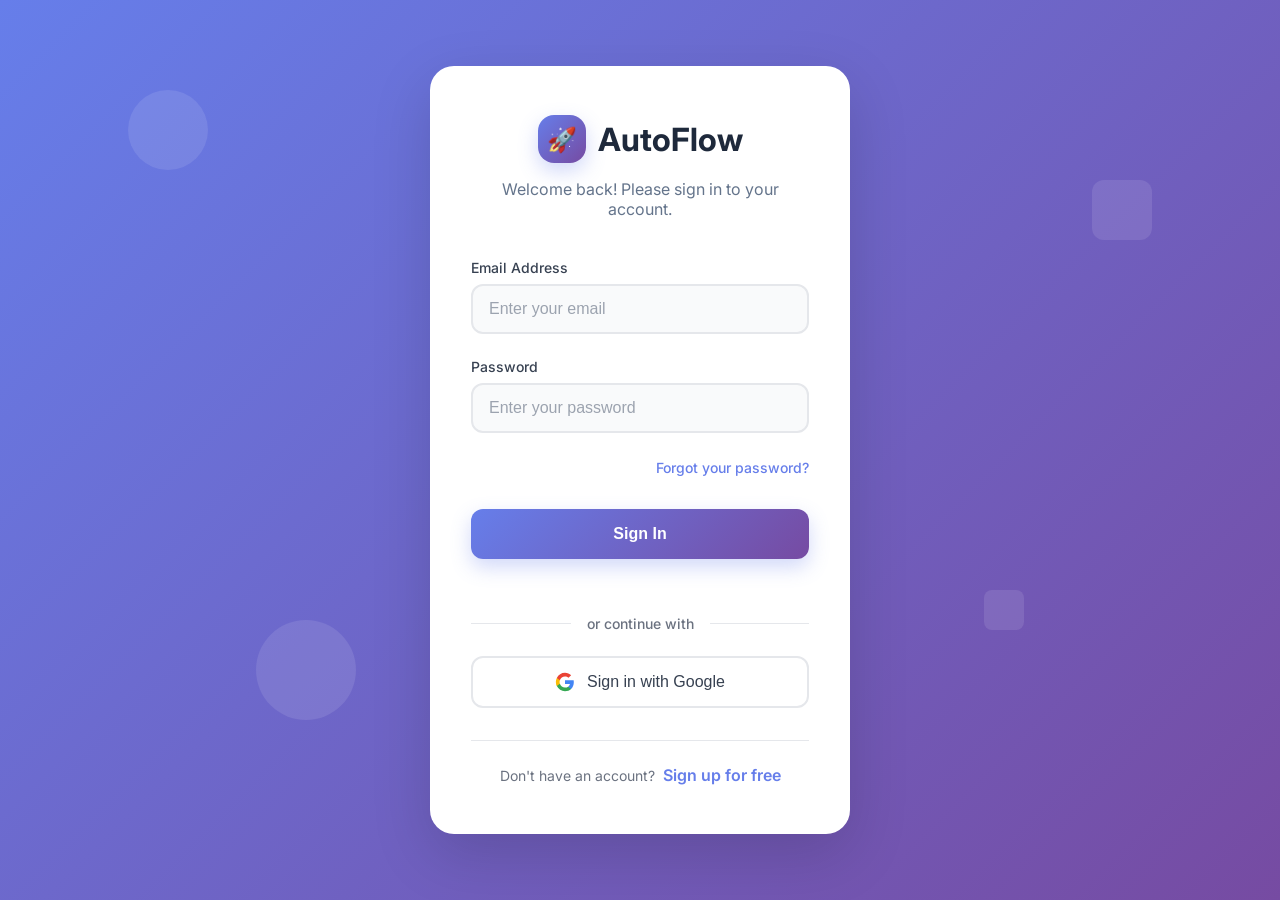
<file: src/pages/login.html>
<!DOCTYPE html>
<html lang="en">

<head>
    <meta charset="UTF-8">
    <meta name="viewport" content="width=device-width, initial-scale=1.0">
    <title>AutoFlow - Sign In</title>
    <link href="https://fonts.googleapis.com/css2?family=Inter:wght@300;400;500;600;700&display=swap" rel="stylesheet">
    <style>
        * {
            margin: 0;
            padding: 0;
            box-sizing: border-box;
        }

        body {
            font-family: 'Inter', sans-serif;
            background: linear-gradient(135deg, #667eea 0%, #764ba2 100%);
            min-height: 100vh;
            display: flex;
            align-items: center;
            justify-content: center;
            padding: 1rem;
            position: relative;
            overflow-x: hidden;
        }

        /* Animated background elements */
        .bg-shapes {
            position: absolute;
            top: 0;
            left: 0;
            width: 100%;
            height: 100%;
            overflow: hidden;
            z-index: 1;
        }

        .shape {
            position: absolute;
            opacity: 0.1;
            animation: float 6s ease-in-out infinite;
        }

        .shape:nth-child(1) {
            top: 10%;
            left: 10%;
            width: 80px;
            height: 80px;
            background: white;
            border-radius: 50%;
            animation-delay: 0s;
        }

        .shape:nth-child(2) {
            top: 20%;
            right: 10%;
            width: 60px;
            height: 60px;
            background: white;
            border-radius: 12px;
            animation-delay: 2s;
        }

        .shape:nth-child(3) {
            bottom: 20%;
            left: 20%;
            width: 100px;
            height: 100px;
            background: white;
            border-radius: 50%;
            animation-delay: 4s;
        }

        .shape:nth-child(4) {
            bottom: 30%;
            right: 20%;
            width: 40px;
            height: 40px;
            background: white;
            border-radius: 8px;
            animation-delay: 1s;
        }

        @keyframes float {

            0%,
            100% {
                transform: translateY(0px) rotate(0deg);
            }

            50% {
                transform: translateY(-20px) rotate(10deg);
            }
        }

        .login-container {
            background: white;
            border-radius: 24px;
            box-shadow: 0 20px 60px rgba(0, 0, 0, 0.15);
            padding: 3rem 2.5rem;
            width: 100%;
            max-width: 420px;
            position: relative;
            z-index: 10;
            backdrop-filter: blur(10px);
            border: 1px solid rgba(255, 255, 255, 0.2);
            animation: slideUp 0.8s ease-out;
        }

        @keyframes slideUp {
            from {
                opacity: 0;
                transform: translateY(30px);
            }

            to {
                opacity: 1;
                transform: translateY(0);
            }
        }

        .logo-section {
            text-align: center;
            margin-bottom: 2.5rem;
        }

        .logo {
            display: flex;
            align-items: center;
            justify-content: center;
            gap: 0.75rem;
            margin-bottom: 1rem;
        }

        .logo-icon {
            width: 48px;
            height: 48px;
            background: linear-gradient(135deg, #667eea 0%, #764ba2 100%);
            border-radius: 16px;
            display: flex;
            align-items: center;
            justify-content: center;
            font-size: 1.5rem;
            color: white;
            box-shadow: 0 8px 20px rgba(102, 126, 234, 0.3);
        }

        .logo-text {
            font-size: 2rem;
            font-weight: 700;
            color: #1e293b;
        }

        .welcome-text {
            color: #64748b;
            font-size: 1rem;
            font-weight: 400;
        }

        .form-section {
            margin-bottom: 2rem;
        }

        .form-group {
            margin-bottom: 1.5rem;
        }

        .form-label {
            display: block;
            font-size: 0.875rem;
            font-weight: 500;
            color: #374151;
            margin-bottom: 0.5rem;
        }

        .form-input {
            width: 100%;
            padding: 0.875rem 1rem;
            border: 2px solid #e5e7eb;
            border-radius: 12px;
            font-size: 1rem;
            font-weight: 400;
            color: #374151;
            background: #f9fafb;
            transition: all 0.3s ease;
        }

        .form-input:focus {
            outline: none;
            border-color: #667eea;
            background: white;
            box-shadow: 0 0 0 3px rgba(102, 126, 234, 0.1);
            transform: translateY(-2px);
        }

        .form-input::placeholder {
            color: #9ca3af;
        }

        .forgot-password {
            text-align: right;
            margin-bottom: 2rem;
        }

        .forgot-password a {
            color: #667eea;
            text-decoration: none;
            font-size: 0.875rem;
            font-weight: 500;
            transition: color 0.3s ease;
        }

        .forgot-password a:hover {
            color: #5a67d8;
            text-decoration: underline;
        }

        .login-button {
            width: 100%;
            background: linear-gradient(135deg, #667eea 0%, #764ba2 100%);
            color: white;
            border: none;
            padding: 1rem;
            border-radius: 12px;
            font-size: 1rem;
            font-weight: 600;
            cursor: pointer;
            transition: all 0.3s ease;
            box-shadow: 0 8px 20px rgba(102, 126, 234, 0.3);
            margin-bottom: 1.5rem;
        }

        .login-button:hover {
            transform: translateY(-2px);
            box-shadow: 0 12px 30px rgba(102, 126, 234, 0.4);
        }

        .login-button:active {
            transform: translateY(0);
        }

        .divider {
            display: flex;
            align-items: center;
            margin: 1.5rem 0;
        }

        .divider::before,
        .divider::after {
            content: '';
            flex: 1;
            height: 1px;
            background: #e5e7eb;
        }

        .divider span {
            padding: 0 1rem;
            color: #6b7280;
            font-size: 0.875rem;
            font-weight: 500;
        }

        .google-button {
            width: 100%;
            background: white;
            color: #374151;
            border: 2px solid #e5e7eb;
            padding: 0.875rem;
            border-radius: 12px;
            font-size: 1rem;
            font-weight: 500;
            cursor: pointer;
            transition: all 0.3s ease;
            display: flex;
            align-items: center;
            justify-content: center;
            gap: 0.75rem;
            margin-bottom: 2rem;
        }

        .google-button:hover {
            border-color: #d1d5db;
            transform: translateY(-2px);
            box-shadow: 0 8px 20px rgba(0, 0, 0, 0.1);
        }

        .google-icon {
            width: 20px;
            height: 20px;
        }

        .signup-section {
            text-align: center;
            padding-top: 1.5rem;
            border-top: 1px solid #e5e7eb;
        }

        .signup-text {
            color: #6b7280;
            font-size: 0.875rem;
        }

        .signup-link {
            color: #667eea;
            text-decoration: none;
            font-weight: 600;
            margin-left: 0.25rem;
            transition: color 0.3s ease;
        }

        .signup-link:hover {
            color: #5a67d8;
            text-decoration: underline;
        }

        /* Loading state */
        .login-button.loading {
            pointer-events: none;
            opacity: 0.8;
        }

        .login-button.loading::after {
            content: '';
            width: 20px;
            height: 20px;
            border: 2px solid transparent;
            border-top: 2px solid white;
            border-radius: 50%;
            animation: spin 1s linear infinite;
            margin-left: 0.5rem;
        }

        @keyframes spin {
            to {
                transform: rotate(360deg);
            }
        }

        /* Responsive Design */
        @media (max-width: 480px) {
            .login-container {
                padding: 2rem 1.5rem;
                margin: 1rem;
                border-radius: 20px;
            }

            .logo-text {
                font-size: 1.75rem;
            }

            .logo-icon {
                width: 40px;
                height: 40px;
                font-size: 1.25rem;
            }
        }

        /* Focus styles for accessibility */
        .login-button:focus,
        .google-button:focus {
            outline: 2px solid #667eea;
            outline-offset: 2px;
        }

        .forgot-password a:focus,
        .signup-link:focus {
            outline: 2px solid #667eea;
            outline-offset: 2px;
            border-radius: 4px;
        }
    </style>
</head>

<body>
    <!-- Animated background shapes -->
    <div class="bg-shapes">
        <div class="shape"></div>
        <div class="shape"></div>
        <div class="shape"></div>
        <div class="shape"></div>
    </div>

    <div class="login-container">
        <!-- Logo Section -->
        <div class="logo-section">
            <div class="logo">
                <div class="logo-icon">🚀</div>
                <div class="logo-text">AutoFlow</div>
            </div>
            <p class="welcome-text">Welcome back! Please sign in to your account.</p>
        </div>

        <!-- Login Form -->
        <form class="form-section" id="loginForm">
            <div class="form-group">
                <label for="email" class="form-label">Email Address</label>
                <input type="email" id="email" name="email" class="form-input" placeholder="Enter your email" required
                    autocomplete="email">
            </div>

            <div class="form-group">
                <label for="password" class="form-label">Password</label>
                <input type="password" id="password" name="password" class="form-input"
                    placeholder="Enter your password" required autocomplete="current-password">
            </div>

            <div class="forgot-password">
                <a href="#" id="forgotPasswordLink">Forgot your password?</a>
            </div>

            <button type="submit" class="login-button" id="loginButton">
                Sign In
            </button>
        </form>

        <!-- Divider -->
        <div class="divider">
            <span>or continue with</span>
        </div>

        <!-- Google Sign In -->
        <button type="button" class="google-button" id="googleButton">
            <svg class="google-icon" viewBox="0 0 24 24">
                <path fill="#4285F4"
                    d="M22.56 12.25c0-.78-.07-1.53-.2-2.25H12v4.26h5.92c-.26 1.37-1.04 2.53-2.21 3.31v2.77h3.57c2.08-1.92 3.28-4.74 3.28-8.09z" />
                <path fill="#34A853"
                    d="M12 23c2.97 0 5.46-.98 7.28-2.66l-3.57-2.77c-.98.66-2.23 1.06-3.71 1.06-2.86 0-5.29-1.93-6.16-4.53H2.18v2.84C3.99 20.53 7.7 23 12 23z" />
                <path fill="#FBBC05"
                    d="M5.84 14.09c-.22-.66-.35-1.36-.35-2.09s.13-1.43.35-2.09V7.07H2.18C1.43 8.55 1 10.22 1 12s.43 3.45 1.18 4.93l2.85-2.22.81-.62z" />
                <path fill="#EA4335"
                    d="M12 5.38c1.62 0 3.06.56 4.21 1.64l3.15-3.15C17.45 2.09 14.97 1 12 1 7.7 1 3.99 3.47 2.18 7.07l3.66 2.84c.87-2.6 3.3-4.53 6.16-4.53z" />
            </svg>
            Sign in with Google
        </button>

        <!-- Sign Up Section -->
        <div class="signup-section">
            <span class="signup-text">Don't have an account?</span>
            <a href="#" class="signup-link" id="signupLink">Sign up for free</a>
        </div>
    </div>

    <script>
        document.addEventListener('DOMContentLoaded', function () {
            const loginForm = document.getElementById('loginForm');
            const loginButton = document.getElementById('loginButton');
            const googleButton = document.getElementById('googleButton');
            const forgotPasswordLink = document.getElementById('forgotPasswordLink');
            const signupLink = document.getElementById('signupLink');

            // Helper: Show alert for errors or messages
            function showAlert(message) {
                alert(message);
            }

            // Form validation and submission
            loginForm.addEventListener('submit', function (e) {
                e.preventDefault();

                const email = document.getElementById('email').value.trim();
                const password = document.getElementById('password').value;

                if (!email || !password) {
                    showAlert('Please fill in all fields');
                    return;
                }

                // Add loading state
                loginButton.classList.add('loading');
                loginButton.textContent = 'Signing In...';

                // Replace this URL with your backend login API endpoint
                fetch('/api/auth/login', {
                    method: 'POST',
                    headers: {
                        'Content-Type': 'application/json'
                    },
                    body: JSON.stringify({ email, password }),
                })
                    .then(response => response.json())
                    .then(data => {
                        loginButton.classList.remove('loading');
                        loginButton.textContent = 'Sign In';

                        if (data.access_token) {
                            // Save tokens to localStorage
                            localStorage.setItem('access_token', data.access_token);
                            localStorage.setItem('refresh_token', data.refresh_token);
                            showAlert('Login successful! Welcome back.');
                            window.location.href = 'http://192.168.1.117:3000'; // Redirect to React dashboard
                        } else {
                            showAlert(data.error || data.message || 'Login failed. Please try again.');
                        }
                    })
                    .catch(error => {
                        loginButton.classList.remove('loading');
                        loginButton.textContent = 'Sign In';
                        showAlert('Network error: ' + error.message);
                    });
            });

            // Google sign in (Demo placeholder)
            googleButton.addEventListener('click', function () {
                showAlert('Sign in with Google clicked! (Demo)\nThis would redirect to Google OAuth.');
                // Implement Google OAuth flow here if you want
            });

            // Forgot password (Demo placeholder)
            forgotPasswordLink.addEventListener('click', function (e) {
                e.preventDefault();
                const email = prompt('Enter your email address to reset your password:');
                if (email) {
                    showAlert('Password reset link sent to: ' + email + ' (Demo)');
                    // Implement actual password reset logic or API call here
                }
            });

            // Sign up link
            signupLink.addEventListener('click', function (e) {
                e.preventDefault();
                window.location.href = 'signup.html'; // redirect to your signup page
            });

            // Input focus animations
            const inputs = document.querySelectorAll('.form-input');
            inputs.forEach(input => {
                input.addEventListener('focus', function () {
                    this.parentElement.style.transform = 'scale(1.02)';
                });

                input.addEventListener('blur', function () {
                    this.parentElement.style.transform = 'scale(1)';
                });
            });

            // Keyboard navigation: Enter key triggers login
            document.addEventListener('keydown', function (e) {
                if (e.key === 'Enter' && document.activeElement.tagName !== 'BUTTON') {
                    loginButton.click();
                }
            });

            // Parallax effect on background shapes
            document.addEventListener('mousemove', function (e) {
                const shapes = document.querySelectorAll('.shape');
                const mouseX = e.clientX / window.innerWidth;
                const mouseY = e.clientY / window.innerHeight;

                shapes.forEach((shape, index) => {
                    const speed = (index + 1) * 0.5;
                    const x = mouseX * speed;
                    const y = mouseY * speed;
                    shape.style.transform = `translate(${x}px, ${y}px)`;
                });
            });

            // Input border validation feedback
            const emailInput = document.getElementById('email');
            const passwordInput = document.getElementById('password');

            emailInput.addEventListener('input', function () {
                if (this.validity.valid) {
                    this.style.borderColor = '#10b981'; // green
                } else if (this.value) {
                    this.style.borderColor = '#ef4444'; // red
                } else {
                    this.style.borderColor = '#e5e7eb'; // default gray
                }
            });

            passwordInput.addEventListener('input', function () {
                if (this.value.length >= 6) {
                    this.style.borderColor = '#10b981';
                } else if (this.value) {
                    this.style.borderColor = '#ef4444';
                } else {
                    this.style.borderColor = '#e5e7eb';
                }
            });
        });
    </script>

</body>

</html>
</file>
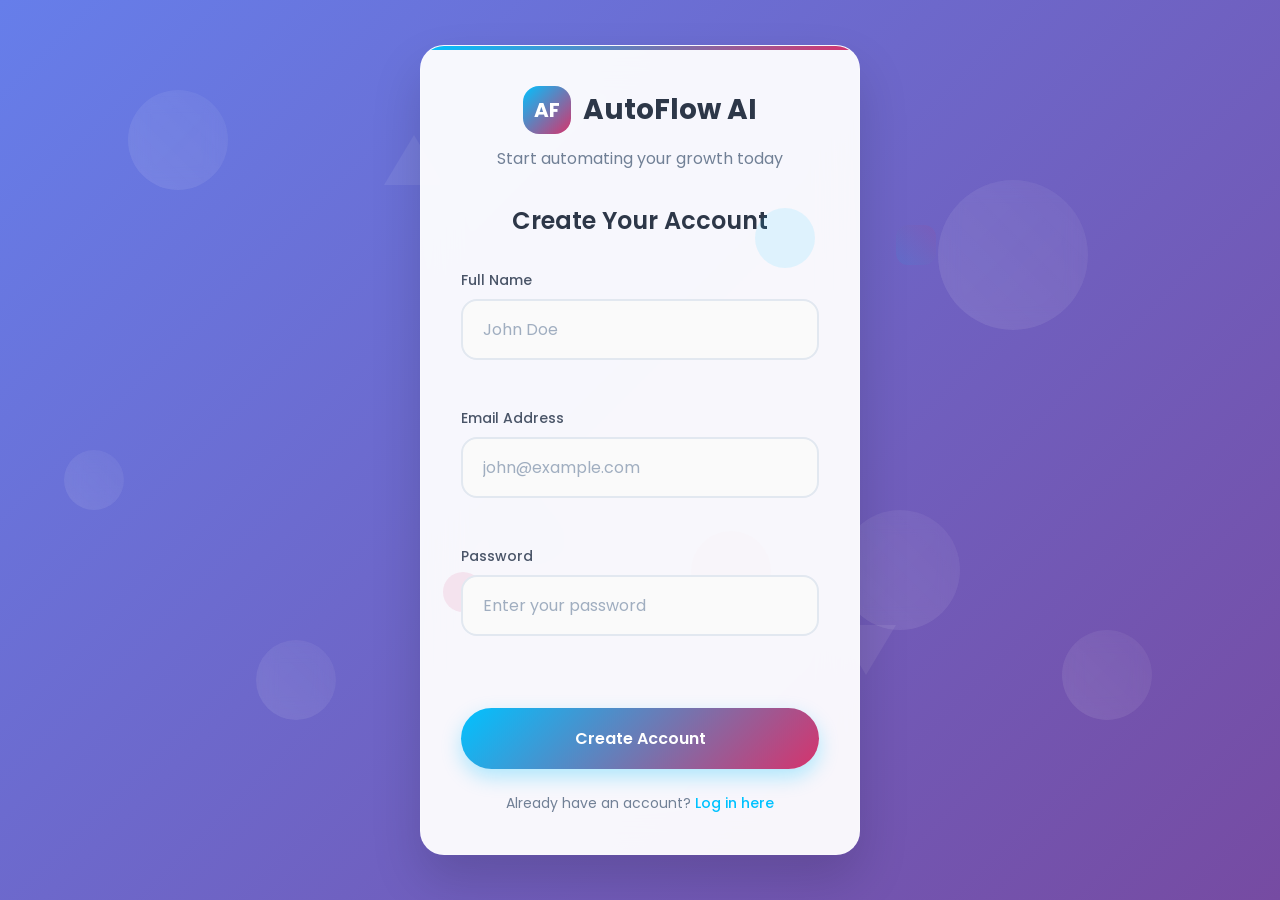
<file: src/pages/signup.html>
<!DOCTYPE html>
<html lang="en">

<head>
    <meta charset="UTF-8">
    <meta name="viewport" content="width=device-width, initial-scale=1.0">
    <title>Sign Up - AutoFlow AI</title>
    <link href="https://fonts.googleapis.com/css2?family=Poppins:wght@300;400;500;600;700&display=swap"
        rel="stylesheet">
    <style>
        * {
            margin: 0;
            padding: 0;
            box-sizing: border-box;
        }

        body {
            font-family: 'Poppins', sans-serif;
            background: linear-gradient(135deg, #667eea 0%, #764ba2 25%, #f093fb 50%, #f5576c 75%, #4facfe 100%);
            background-size: 400% 400%;
            animation: gradientShift 15s ease infinite;
            min-height: 100vh;
            display: flex;
            align-items: center;
            justify-content: center;
            padding: 20px;
            position: relative;
            overflow-x: hidden;
            overflow-y: auto;
        }

        @keyframes gradientShift {
            0% {
                background-position: 0% 50%;
            }

            50% {
                background-position: 100% 50%;
            }

            100% {
                background-position: 0% 50%;
            }
        }

        .signup-container {
            background: rgba(255, 255, 255, 0.95);
            backdrop-filter: blur(20px);
            border: 1px solid rgba(255, 255, 255, 0.2);
            border-radius: 24px;
            box-shadow: 0 25px 50px rgba(0, 0, 0, 0.15);
            padding: 40px;
            width: 100%;
            max-width: 440px;
            position: relative;
            overflow: hidden;
            animation: slideUp 0.6s ease-out;
            z-index: 10;
        }

        .signup-container::before {
            content: '';
            position: absolute;
            top: 0;
            left: 0;
            right: 0;
            height: 4px;
            background: linear-gradient(90deg, #00C2FF 0%, #D6336C 100%);
        }

        @keyframes slideUp {
            from {
                opacity: 0;
                transform: translateY(30px);
            }

            to {
                opacity: 1;
                transform: translateY(0);
            }
        }

        .logo-section {
            text-align: center;
            margin-bottom: 32px;
        }

        .logo {
            display: inline-flex;
            align-items: center;
            gap: 12px;
            margin-bottom: 12px;
        }

        .logo-icon {
            width: 48px;
            height: 48px;
            background: linear-gradient(135deg, #00C2FF 0%, #D6336C 100%);
            border-radius: 16px;
            display: flex;
            align-items: center;
            justify-content: center;
            color: white;
            font-weight: 700;
            font-size: 20px;
        }

        .logo-text {
            font-size: 28px;
            font-weight: 700;
            color: #2D3748;
        }

        .tagline {
            color: #718096;
            font-size: 16px;
            font-weight: 400;
        }

        .form-title {
            font-size: 24px;
            font-weight: 600;
            color: #2D3748;
            text-align: center;
            margin-bottom: 32px;
        }

        .form-group {
            margin-bottom: 24px;
            position: relative;
        }

        .form-label {
            display: block;
            margin-bottom: 8px;
            color: #4A5568;
            font-weight: 500;
            font-size: 14px;
        }

        .form-input {
            width: 100%;
            padding: 16px 20px;
            border: 2px solid #E2E8F0;
            border-radius: 16px;
            font-size: 16px;
            font-family: 'Poppins', sans-serif;
            background: #FAFAFA;
            transition: all 0.3s ease;
            outline: none;
        }

        .form-input:focus {
            border-color: #00C2FF;
            background: white;
            box-shadow: 0 0 0 3px rgba(0, 194, 255, 0.1);
            transform: translateY(-2px);
        }

        .form-input::placeholder {
            color: #A0AEC0;
        }

        .password-requirements {
            font-size: 12px;
            color: #718096;
            margin-top: 6px;
            opacity: 0;
            transition: opacity 0.3s ease;
        }

        .form-input[type="password"]:focus+.password-requirements,
        .form-input[type="password"]:not(:placeholder-shown)+.password-requirements {
            opacity: 1;
        }

        .error-message {
            color: #E53E3E;
            font-size: 12px;
            margin-top: 6px;
            opacity: 0;
            transition: opacity 0.3s ease;
        }

        .error-message.show {
            opacity: 1;
        }

        .submit-btn {
            width: 100%;
            padding: 18px;
            background: linear-gradient(135deg, #00C2FF 0%, #D6336C 100%);
            color: white;
            border: none;
            border-radius: 50px;
            font-size: 16px;
            font-weight: 600;
            font-family: 'Poppins', sans-serif;
            cursor: pointer;
            transition: all 0.3s ease;
            box-shadow: 0 8px 20px rgba(0, 194, 255, 0.3);
            margin-bottom: 24px;
        }

        .submit-btn:hover {
            transform: translateY(-2px) scale(1.02);
            box-shadow: 0 15px 30px rgba(0, 194, 255, 0.4);
        }

        .submit-btn:active {
            transform: translateY(0) scale(0.98);
        }

        .submit-btn:disabled {
            opacity: 0.6;
            cursor: not-allowed;
            transform: none;
        }

        .login-link {
            text-align: center;
            color: #718096;
            font-size: 14px;
        }

        .login-link a {
            color: #00C2FF;
            text-decoration: none;
            font-weight: 500;
            transition: color 0.3s ease;
        }

        .login-link a:hover {
            color: #D6336C;
        }

        .floating-elements {
            position: absolute;
            top: 0;
            left: 0;
            right: 0;
            bottom: 0;
            pointer-events: none;
            overflow: hidden;
        }

        .floating-circle {
            position: absolute;
            border-radius: 50%;
            opacity: 0.1;
            animation: float 6s ease-in-out infinite;
        }

        .circle-1 {
            width: 60px;
            height: 60px;
            background: #00C2FF;
            top: 20%;
            right: 10%;
            animation-delay: -2s;
        }

        .circle-2 {
            width: 40px;
            height: 40px;
            background: #D6336C;
            bottom: 30%;
            left: 5%;
            animation-delay: -4s;
        }

        .circle-3 {
            width: 80px;
            height: 80px;
            background: #FCE4EC;
            top: 60%;
            right: 20%;
            animation-delay: -1s;
        }

        /* Background animated elements */
        .bg-animations {
            position: fixed;
            top: 0;
            left: 0;
            width: 100%;
            height: 100%;
            pointer-events: none;
            z-index: 1;
        }

        .bg-shape {
            position: absolute;
            border-radius: 50%;
            background: linear-gradient(45deg, rgba(255, 255, 255, 0.1), rgba(255, 255, 255, 0.05));
            backdrop-filter: blur(10px);
            animation: floatAround 20s linear infinite;
        }

        .bg-shape:nth-child(1) {
            width: 100px;
            height: 100px;
            top: 10%;
            left: 10%;
            animation-duration: 25s;
            animation-delay: 0s;
        }

        .bg-shape:nth-child(2) {
            width: 150px;
            height: 150px;
            top: 20%;
            right: 15%;
            animation-duration: 30s;
            animation-delay: -5s;
        }

        .bg-shape:nth-child(3) {
            width: 80px;
            height: 80px;
            bottom: 20%;
            left: 20%;
            animation-duration: 22s;
            animation-delay: -10s;
        }

        .bg-shape:nth-child(4) {
            width: 120px;
            height: 120px;
            bottom: 30%;
            right: 25%;
            animation-duration: 28s;
            animation-delay: -15s;
        }

        .bg-shape:nth-child(5) {
            width: 60px;
            height: 60px;
            top: 50%;
            left: 5%;
            animation-duration: 20s;
            animation-delay: -8s;
        }

        .bg-shape:nth-child(6) {
            width: 90px;
            height: 90px;
            top: 70%;
            right: 10%;
            animation-duration: 26s;
            animation-delay: -12s;
        }

        .bg-triangle {
            position: absolute;
            width: 0;
            height: 0;
            border-left: 30px solid transparent;
            border-right: 30px solid transparent;
            border-bottom: 50px solid rgba(255, 255, 255, 0.08);
            animation: triangleFloat 18s ease-in-out infinite;
        }

        .bg-triangle:nth-child(7) {
            top: 15%;
            left: 30%;
            animation-delay: -3s;
        }

        .bg-triangle:nth-child(8) {
            bottom: 25%;
            right: 30%;
            animation-delay: -7s;
            transform: rotate(180deg);
        }

        .bg-square {
            position: absolute;
            background: linear-gradient(45deg, rgba(0, 194, 255, 0.1), rgba(214, 51, 108, 0.1));
            border-radius: 12px;
            animation: squareRotate 24s linear infinite;
        }

        .bg-square:nth-child(9) {
            width: 40px;
            height: 40px;
            top: 25%;
            left: 70%;
            animation-delay: -6s;
        }

        .bg-square:nth-child(10) {
            width: 60px;
            height: 60px;
            bottom: 40%;
            left: 40%;
            animation-delay: -14s;
        }

        .bg-line {
            position: absolute;
            height: 2px;
            background: linear-gradient(90deg, transparent, rgba(255, 255, 255, 0.3), transparent);
            animation: lineMove 16s linear infinite;
        }

        .bg-line:nth-child(11) {
            width: 200px;
            top: 30%;
            left: -200px;
            animation-delay: -2s;
        }

        .bg-line:nth-child(12) {
            width: 150px;
            bottom: 35%;
            right: -150px;
            animation-delay: -9s;
        }

        @keyframes floatAround {
            0% {
                transform: translate(0, 0) rotate(0deg);
            }

            25% {
                transform: translate(30px, -30px) rotate(90deg);
            }

            50% {
                transform: translate(-20px, -60px) rotate(180deg);
            }

            75% {
                transform: translate(-40px, -20px) rotate(270deg);
            }

            100% {
                transform: translate(0, 0) rotate(360deg);
            }
        }

        @keyframes triangleFloat {

            0%,
            100% {
                transform: translateY(0) rotate(0deg);
                opacity: 0.08;
            }

            50% {
                transform: translateY(-20px) rotate(180deg);
                opacity: 0.15;
            }
        }

        @keyframes squareRotate {
            0% {
                transform: rotate(0deg) scale(1);
                opacity: 0.1;
            }

            50% {
                transform: rotate(180deg) scale(1.2);
                opacity: 0.2;
            }

            100% {
                transform: rotate(360deg) scale(1);
                opacity: 0.1;
            }
        }

        @keyframes lineMove {
            0% {
                transform: translateX(0);
                opacity: 0;
            }

            10% {
                opacity: 1;
            }

            90% {
                opacity: 1;
            }

            100% {
                transform: translateX(100vw);
                opacity: 0;
            }
        }

        @keyframes float {

            0%,
            100% {
                transform: translateY(0) rotate(0deg);
            }

            50% {
                transform: translateY(-10px) rotate(180deg);
            }
        }

        /* Mobile Responsiveness */
        @media (max-width: 480px) {
            body {
                padding: 10px;
                align-items: flex-start;
                padding-top: 20px;
            }

            .signup-container {
                padding: 24px;
                margin: 10px;
                border-radius: 20px;
                min-height: auto;
            }

            .logo-text {
                font-size: 24px;
            }

            .form-title {
                font-size: 20px;
            }

            .form-input {
                padding: 14px 16px;
                font-size: 14px;
            }

            .submit-btn {
                padding: 16px;
                font-size: 14px;
            }
        }

        /* Success animation */
        @keyframes bounce {

            0%,
            20%,
            60%,
            100% {
                transform: translateY(0);
            }

            40% {
                transform: translateY(-10px);
            }

            80% {
                transform: translateY(-5px);
            }
        }

        .bounce {
            animation: bounce 0.6s ease;
        }
    </style>
</head>

<body>
    <!-- Background animated elements -->
    <div class="bg-animations">
        <div class="bg-shape"></div>
        <div class="bg-shape"></div>
        <div class="bg-shape"></div>
        <div class="bg-shape"></div>
        <div class="bg-shape"></div>
        <div class="bg-shape"></div>
        <div class="bg-triangle"></div>
        <div class="bg-triangle"></div>
        <div class="bg-square"></div>
        <div class="bg-square"></div>
        <div class="bg-line"></div>
        <div class="bg-line"></div>
    </div>

    <div class="signup-container">
        <div class="floating-elements">
            <div class="floating-circle circle-1"></div>
            <div class="floating-circle circle-2"></div>
            <div class="floating-circle circle-3"></div>
        </div>

        <div class="logo-section">
            <div class="logo">
                <div class="logo-icon">AF</div>
                <div class="logo-text">AutoFlow AI</div>
            </div>
            <p class="tagline">Start automating your growth today</p>
        </div>

        <h2 class="form-title">Create Your Account</h2>

        <form id="signupForm">
            <div class="form-group">
                <label class="form-label" for="fullName">Full Name</label>
                <input type="text" id="fullName" name="fullName" class="form-input" placeholder="John Doe" required>
                <div class="error-message" id="nameError">Please enter your full name</div>
            </div>

            <div class="form-group">
                <label class="form-label" for="email">Email Address</label>
                <input type="email" id="email" name="email" class="form-input" placeholder="john@example.com" required>
                <div class="error-message" id="emailError">Please enter a valid email address</div>
            </div>

            <div class="form-group">
                <label class="form-label" for="password">Password</label>
                <input type="password" id="password" name="password" class="form-input"
                    placeholder="Enter your password" required minlength="6">
                <div class="password-requirements">Minimum 6 characters required</div>
                <div class="error-message" id="passwordError">Password must be at least 6 characters long</div>
            </div>

            <button type="submit" class="submit-btn" id="submitBtn">
                Create Account
            </button>
        </form>

        <div class="login-link">
            Already have an account? <a href="login.html">Log in here</a>
        </div>
    </div>

    <script>
        document.addEventListener('DOMContentLoaded', () => {
            const form = document.getElementById('signupForm');
            const submitBtn = document.getElementById('submitBtn');
            const inputs = form.querySelectorAll('.form-input');

            // Validation functions same as before
            inputs.forEach(input => {
                input.addEventListener('blur', validateField);
                input.addEventListener('input', clearError);
            });

            function validateField(e) {
                const field = e.target;
                const fieldName = field.name;
                const value = field.value.trim();
                let isValid = true;
                clearError(e);

                switch (fieldName) {
                    case 'fullName':
                        if (value.length < 2) {
                            showError('nameError', 'Please enter your full name');
                            isValid = false;
                        }
                        break;
                    case 'email':
                        const emailRegex = /^[^\s@]+@[^\s@]+\.[^\s@]+$/;
                        if (!emailRegex.test(value)) {
                            showError('emailError', 'Please enter a valid email address');
                            isValid = false;
                        }
                        break;
                    case 'password':
                        if (value.length < 6) {
                            showError('passwordError', 'Password must be at least 6 characters long');
                            isValid = false;
                        }
                        break;
                }
                return isValid;
            }

            function showError(errorId, message) {
                const errorElement = document.getElementById(errorId);
                errorElement.textContent = message;
                errorElement.classList.add('show');
            }

            function clearError(e) {
                const field = e.target;
                const fieldName = field.name;
                const errorElement = document.getElementById(fieldName + 'Error');
                if (errorElement) {
                    errorElement.classList.remove('show');
                }
            }

            form.addEventListener('submit', function (e) {
                e.preventDefault();

                let isFormValid = true;
                inputs.forEach(input => {
                    if (!validateField({ target: input })) isFormValid = false;
                });
                if (!isFormValid) return;

                submitBtn.textContent = 'Creating Account...';
                submitBtn.disabled = true;

                const data = {
                    fullName: form.fullName.value.trim(),
                    email: form.email.value.trim(),
                    password: form.password.value
                };

                // CHANGE THIS URL to your actual backend registration API endpoint
                const backendUrl = '/api/auth/register';

                fetch(backendUrl, {
                    method: 'POST',
                    headers: { 'Content-Type': 'application/json' },
                    body: JSON.stringify(data),
                })
                    .then(async res => {
                        const response = await res.json();

                        if (res.ok && response.access_token) {
                            // Save tokens to localStorage
                            localStorage.setItem('access_token', response.access_token);
                            localStorage.setItem('refresh_token', response.refresh_token);
                            submitBtn.textContent = 'Account Created! ✨';
                            submitBtn.style.background = 'linear-gradient(135deg, #48BB78 0%, #38A169 100%)';
                            form.parentElement.classList.add('bounce');
                            setTimeout(() => {
                                window.location.href = 'http://192.168.1.117:3000';
                            }, 1000);
                        } else {
                            submitBtn.textContent = 'Sign Up';
                            submitBtn.disabled = false;
                            alert(response.error || response.message || 'Registration failed. Please try again.');
                        }
                    })
                    .catch(error => {
                        submitBtn.textContent = 'Sign Up';
                        submitBtn.disabled = false;
                        alert('Network error: ' + error.message);
                    });
            });
        });
    </script>


</body>

</html>
</file>
